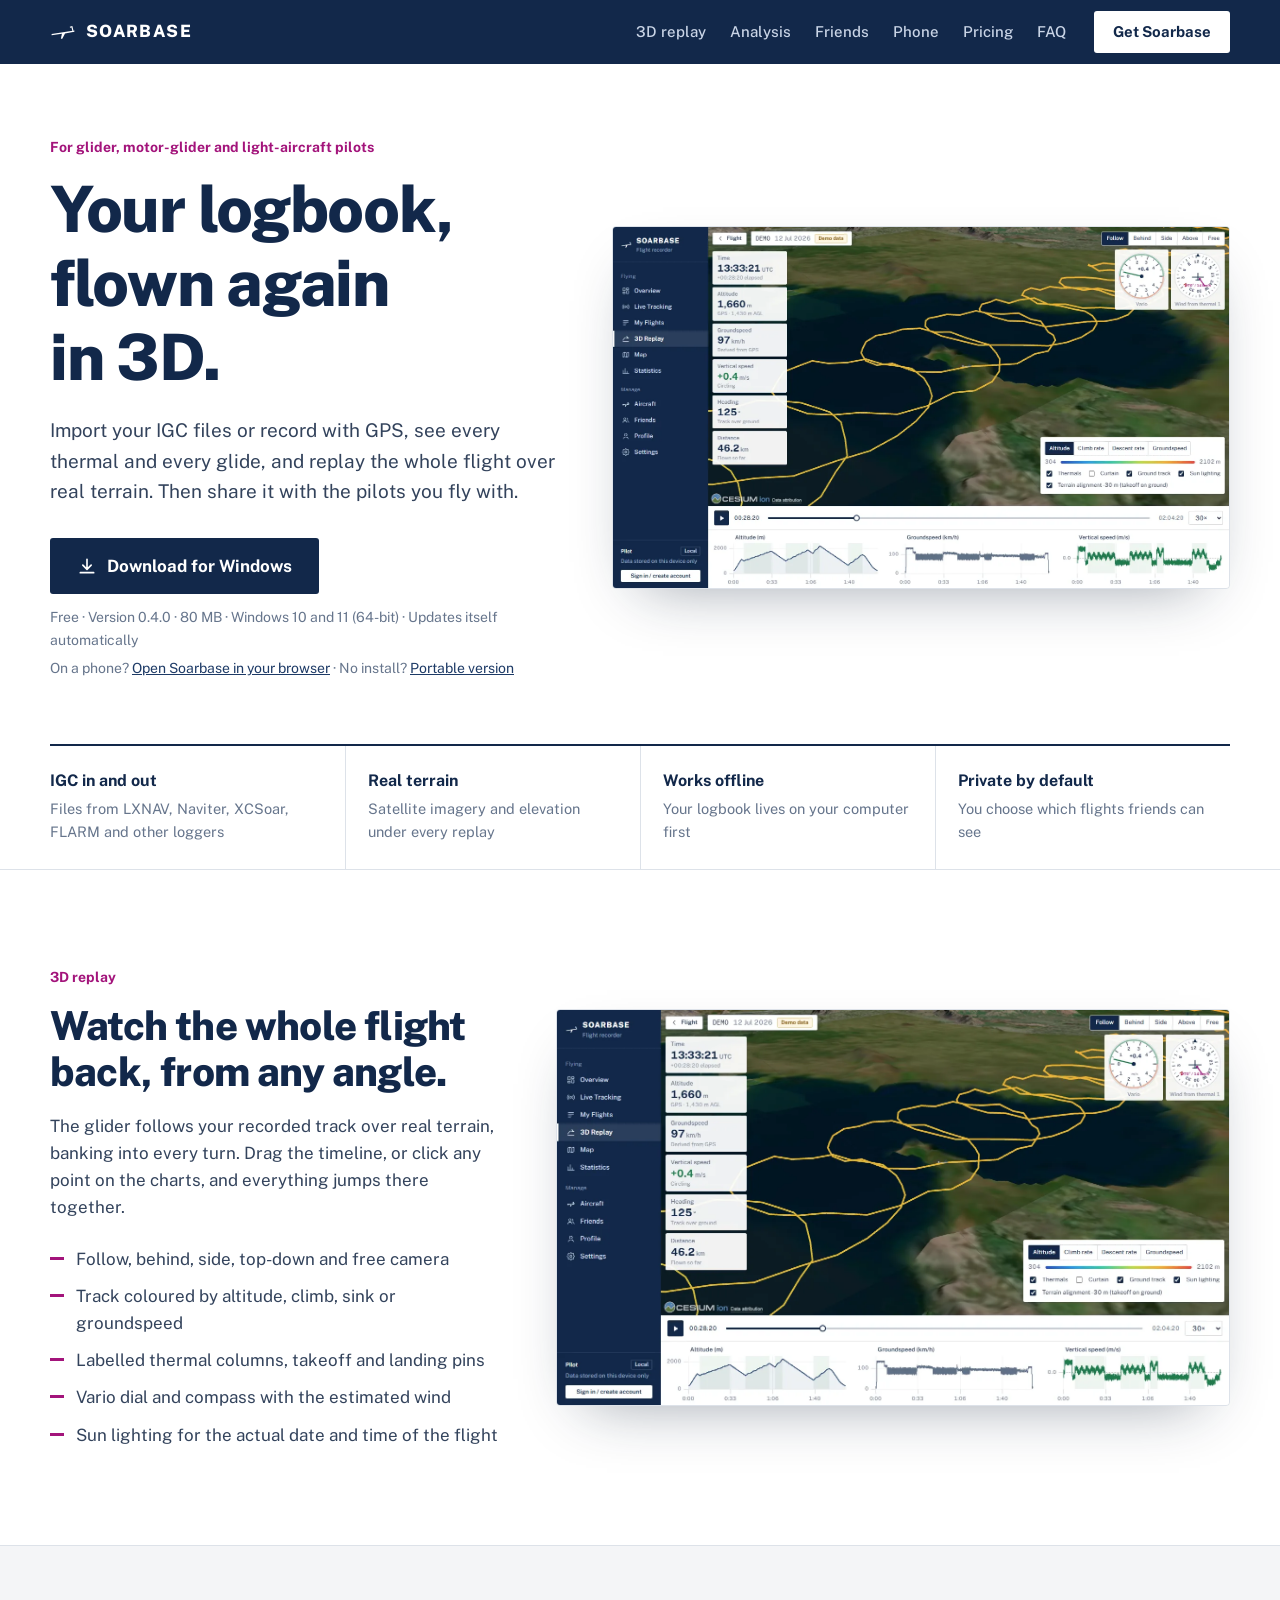
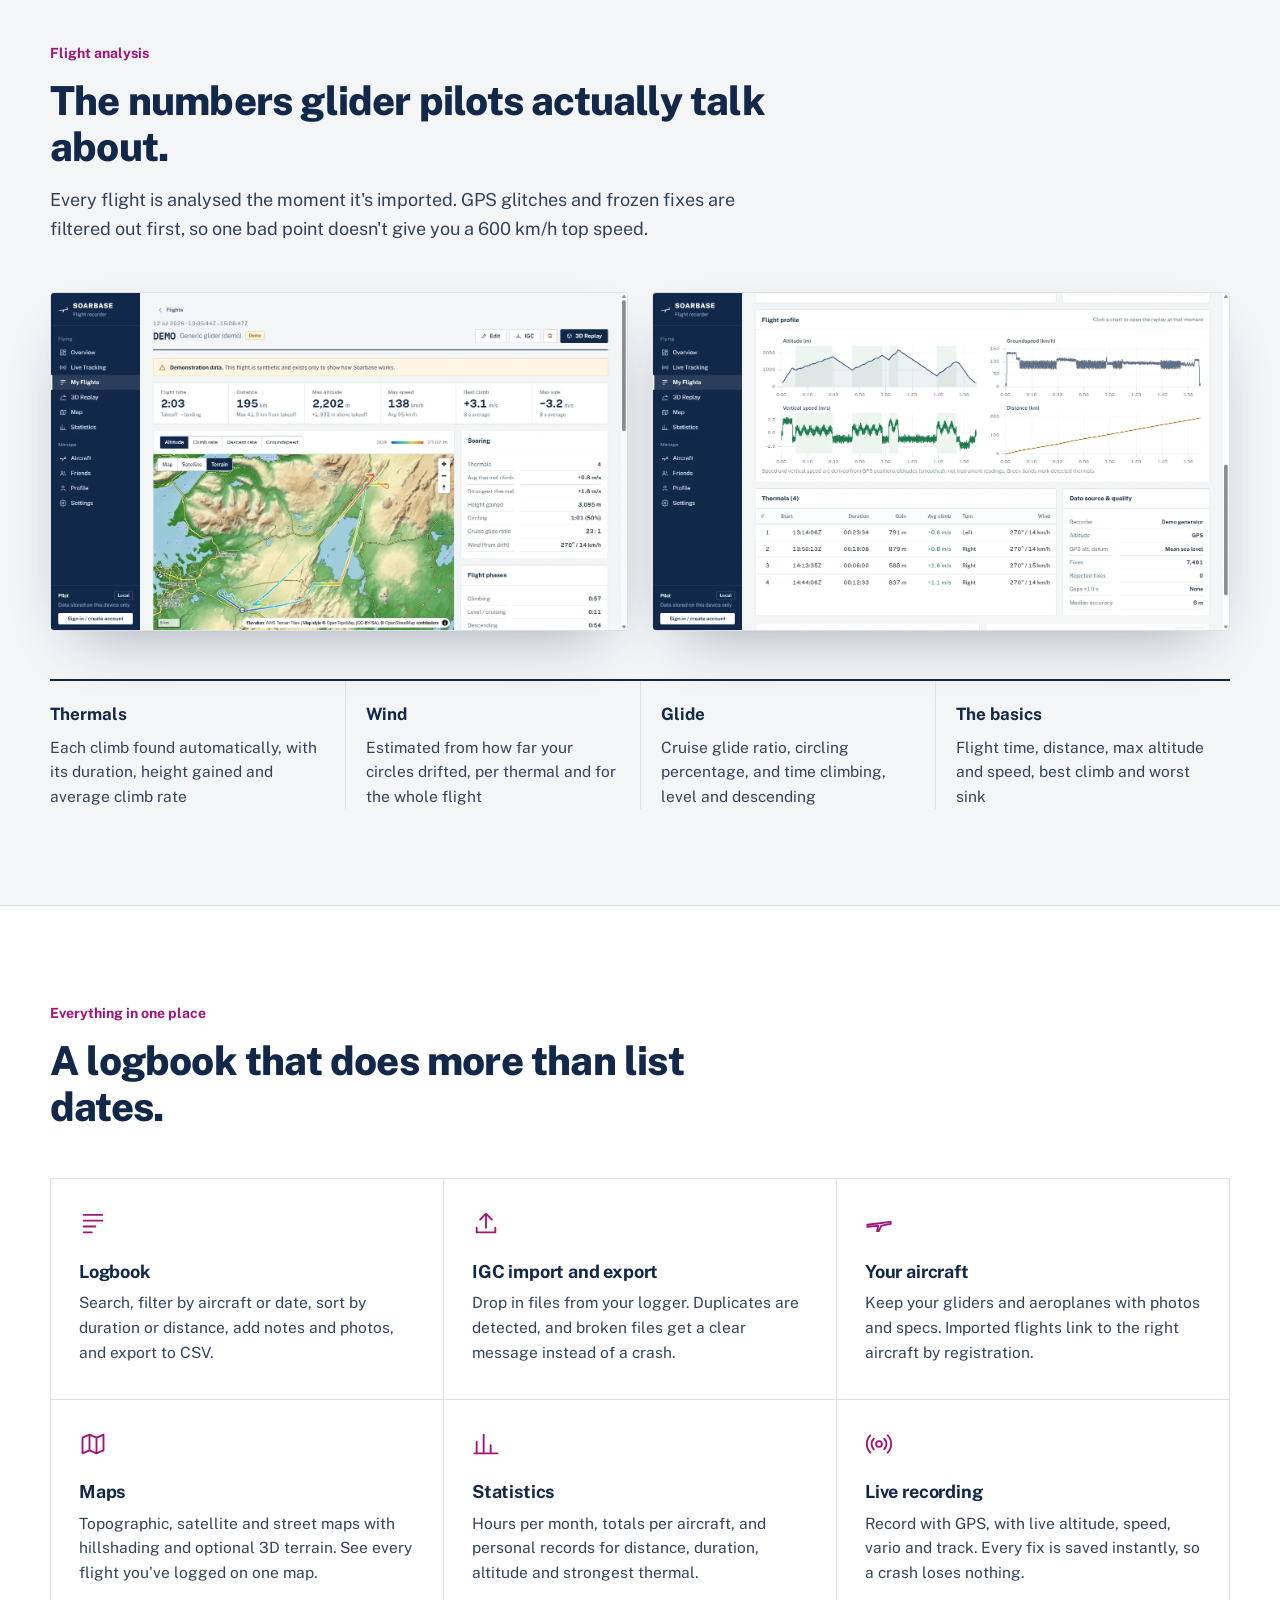
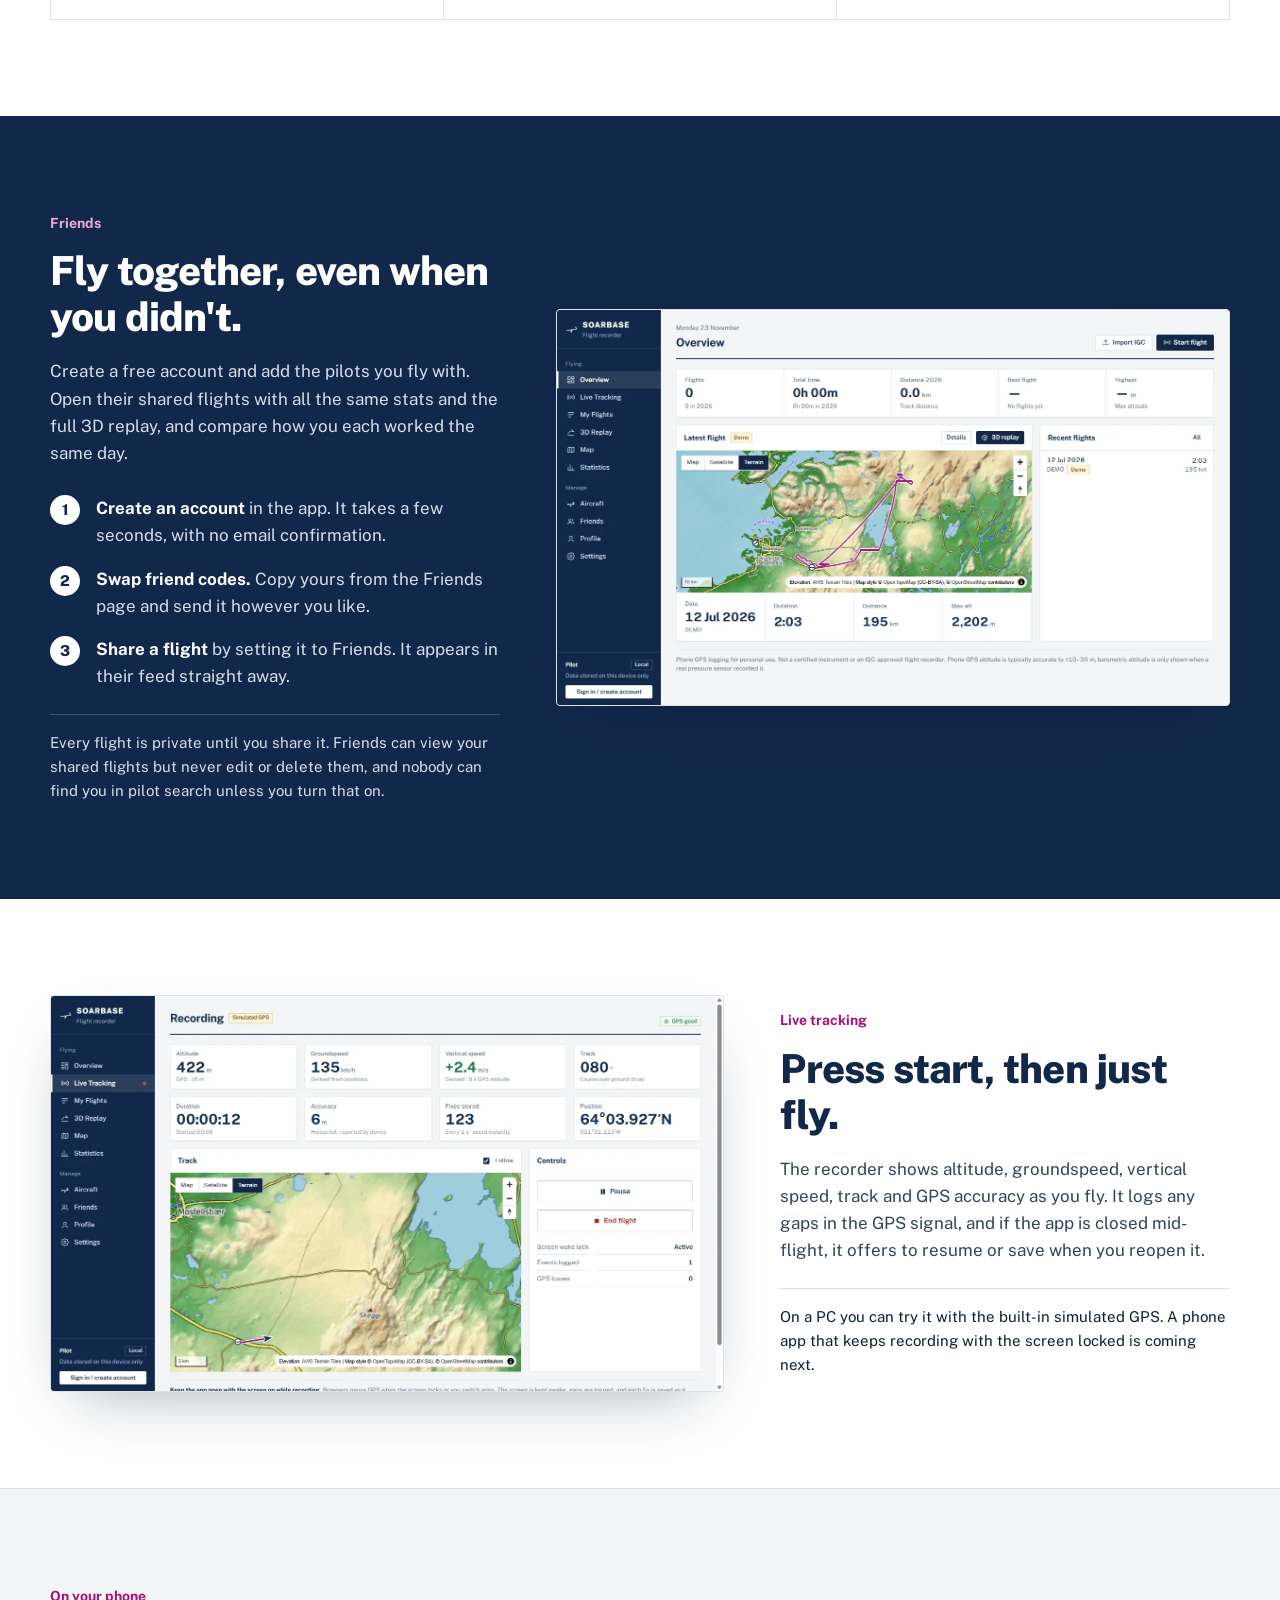
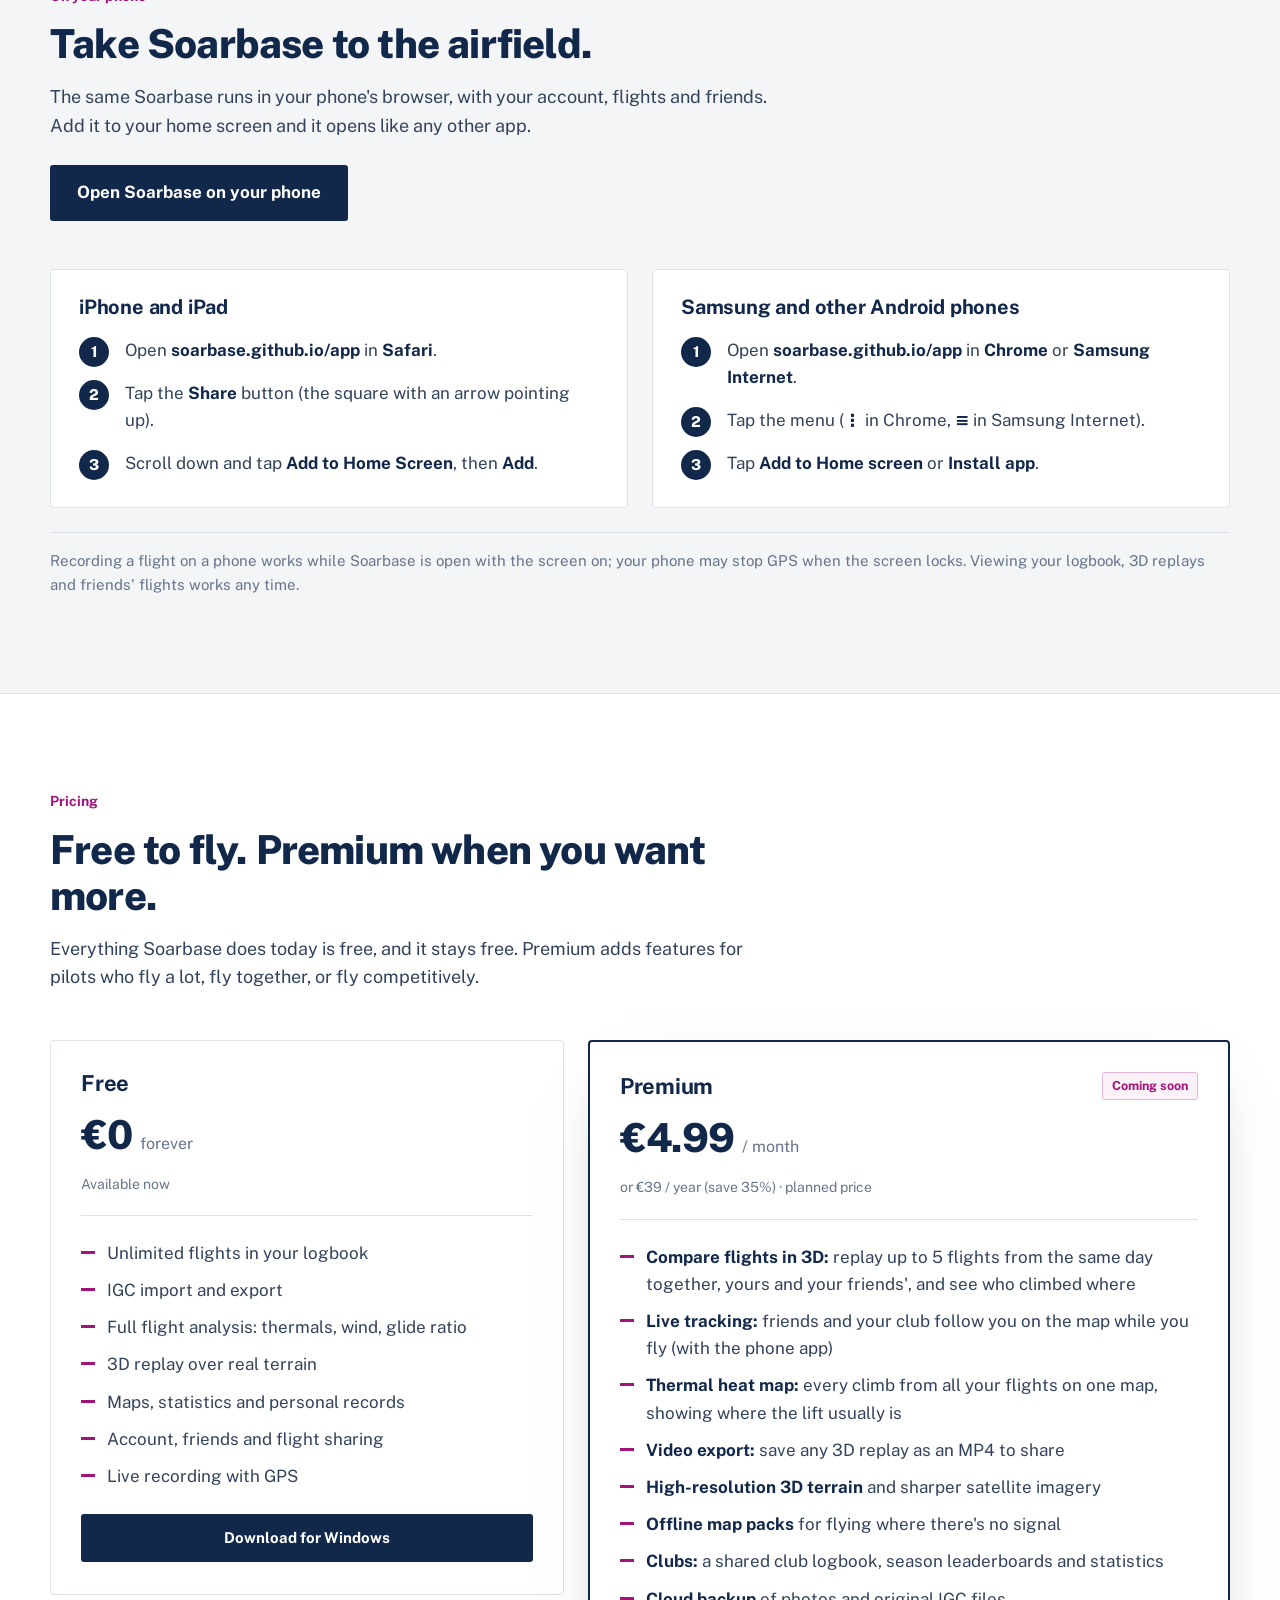
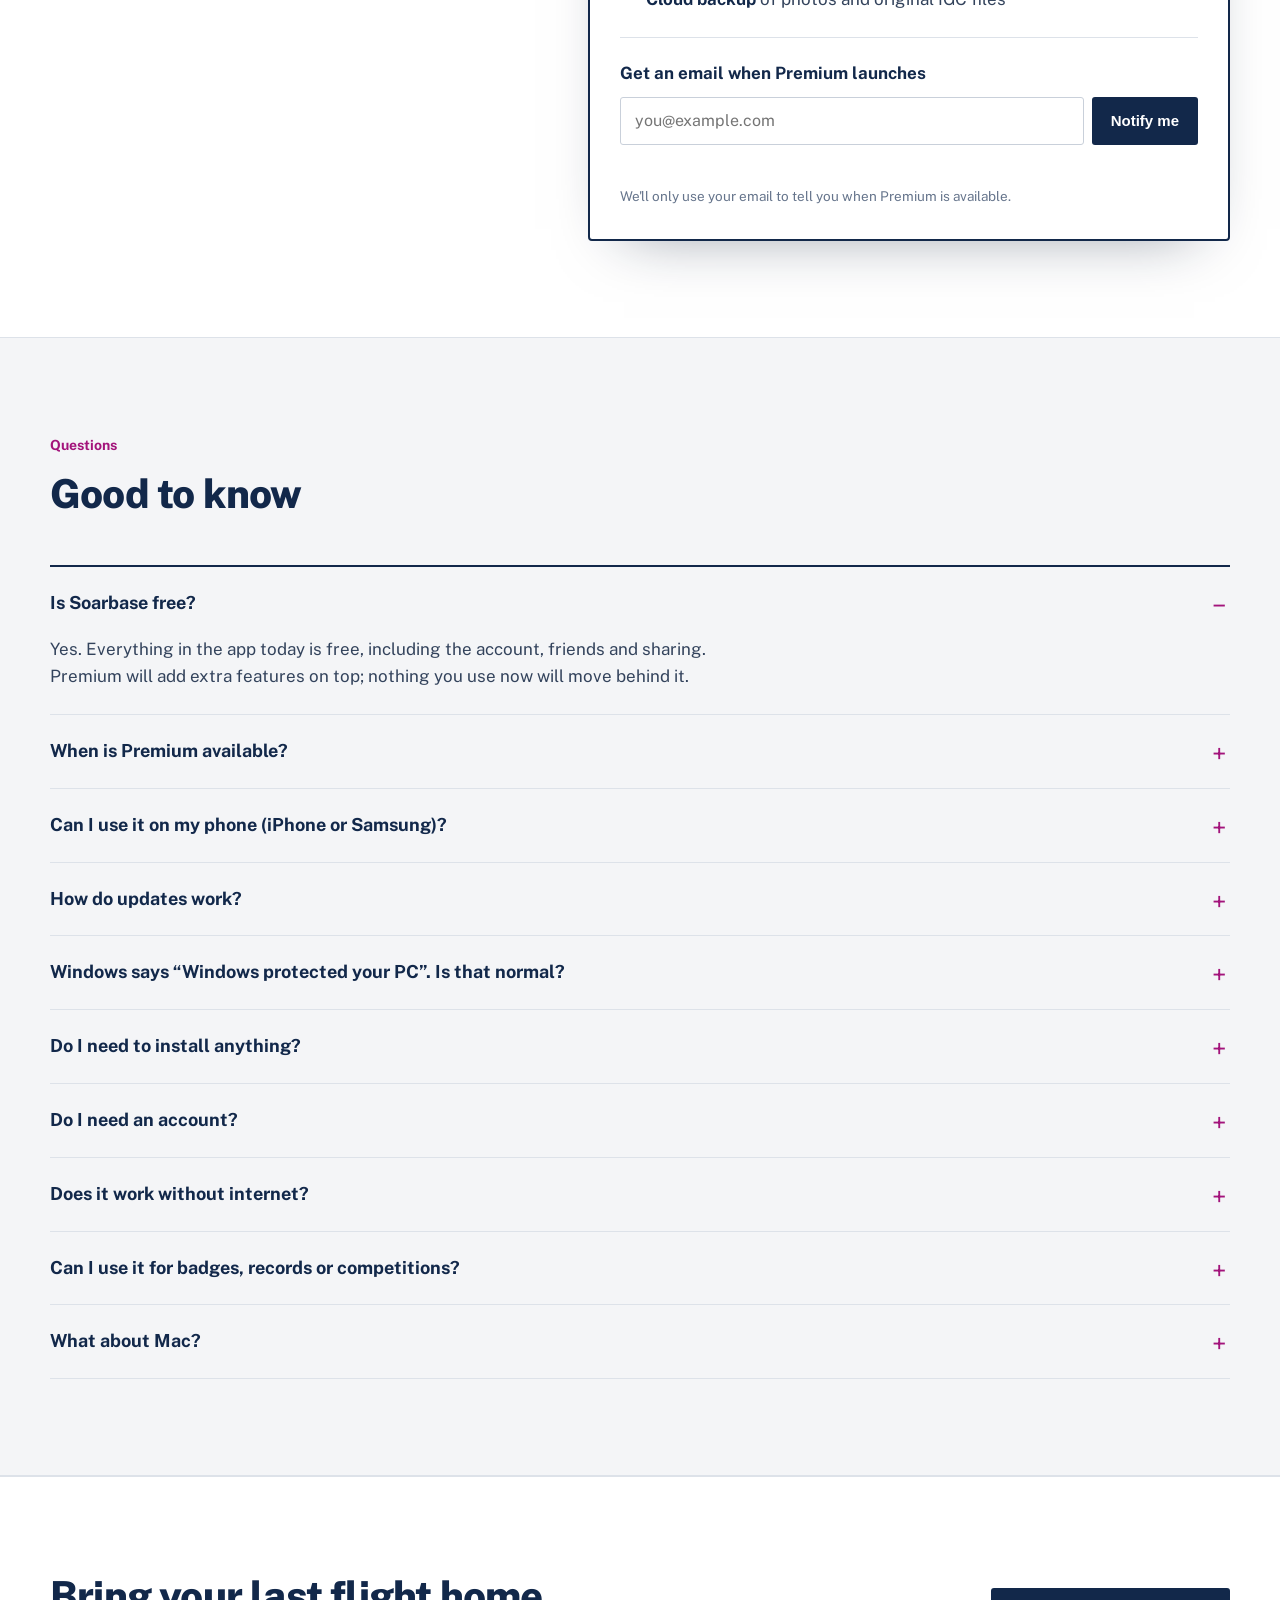
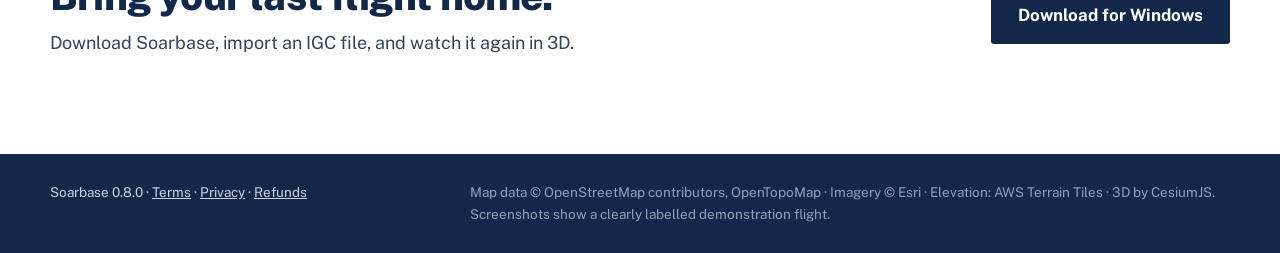
<file: index.html>
<!doctype html>
<html lang="en">
<head>
  <meta charset="utf-8" />
  <meta name="viewport" content="width=device-width, initial-scale=1, viewport-fit=cover" />
  <meta name="format-detection" content="telephone=no" />
  <meta name="apple-mobile-web-app-title" content="Soarbase" />
  <link rel="apple-touch-icon" href="img/icon-180.png" />
  <title>Soarbase — flight logbook and 3D replay for glider pilots</title>
  <meta name="description" content="Soarbase is a free Windows flight logbook for glider and light-aircraft pilots: import IGC files, analyse thermals and wind, replay flights in 3D over real terrain, and share flights with friends." />
  <meta name="theme-color" content="#12284a" />
  <link rel="icon" type="image/png" href="img/icon-64.png" />
  <link rel="preconnect" href="https://fonts.googleapis.com" />
  <link rel="preconnect" href="https://fonts.gstatic.com" crossorigin />
  <link href="https://fonts.googleapis.com/css2?family=Public+Sans:wght@400;500;600;700;800&family=IBM+Plex+Mono:wght@500&display=swap" rel="stylesheet" />
  <link rel="stylesheet" href="styles.css" />
</head>
<body>
  <header class="top">
    <div class="wrap top-row">
      <a class="brand" href="#">
        <svg viewBox="0 0 32 32" aria-hidden="true"><path d="M2 18.5 30 14v1.6l-11.5 2.1-3.4 6.6h-1.7l1.3-6.3L2 20.1z" fill="currentColor"/><path d="M24.5 10.2 27 9.6l1.2 5" stroke="currentColor" stroke-width="1.4" fill="none"/></svg>
        SOARBASE
      </a>
      <nav aria-label="Main" id="nav">
        <a href="#replay">3D replay</a>
        <a href="#analysis">Analysis</a>
        <a href="#friends">Friends</a>
        <a href="#phone">Phone</a>
        <a href="#pricing">Pricing</a>
        <a href="#faq">FAQ</a>
      </nav>
      <a class="btn btn-light dl top-dl" href="https://github.com/Soarbase/soarbase.github.io/releases/latest/download/Soarbase-Setup.exe" download>Get Soarbase</a>
      <button class="menu-btn" type="button" aria-label="Menu" aria-expanded="false" aria-controls="nav">
        <svg viewBox="0 0 24 24" aria-hidden="true"><path d="M4 7h16M4 12h16M4 17h16" stroke="currentColor" stroke-width="2" stroke-linecap="round"/></svg>
      </button>
    </div>
  </header>

  <main>
    <!-- Hero -->
    <section class="hero">
      <div class="wrap hero-grid">
        <div>
          <p class="kicker">For glider, motor-glider and light-aircraft pilots</p>
          <h1>Your logbook, flown&nbsp;again in&nbsp;3D.</h1>
          <p class="lede">
            Import your IGC files or record with GPS, see every thermal and every glide, and replay
            the whole flight over real terrain. Then share it with the pilots you fly with.
          </p>
          <div class="cta">
            <a class="btn btn-primary btn-lg dl" href="https://github.com/Soarbase/soarbase.github.io/releases/latest/download/Soarbase-Setup.exe" download>
              <svg viewBox="0 0 24 24" aria-hidden="true"><path d="M12 4v12M7 11l5 5 5-5M4 20h16" fill="none" stroke="currentColor" stroke-width="2" stroke-linecap="round" stroke-linejoin="round"/></svg>
              <span class="dl-label">Download for Windows</span>
            </a>
            <p class="cta-meta">Free · Version 0.4.0 · 80 MB · Windows 10 and 11 (64-bit) · Updates itself automatically</p>
            <p class="cta-alt">On a phone? <a href="app/">Open Soarbase in your browser</a> · No install? <a href="https://github.com/Soarbase/soarbase.github.io/releases/latest/download/Soarbase-Windows-portable.exe" download>Portable version</a></p>
            <p class="phone-note" hidden>
              You're on a phone, so the button opens Soarbase right here in your browser. Add it to your home screen and it works like an app.
              <a href="#phone">How to install it</a>
            </p>
          </div>
        </div>
        <figure class="shot shot-hero">
          <img src="img/replay.webp" width="1424" height="835" alt="Soarbase 3D replay: a glider circling in a thermal over Icelandic terrain, with altitude, vario and wind instruments and synchronised charts." />
        </figure>
      </div>
      <div class="wrap facts">
        <div><strong>IGC in and out</strong><span>Files from LXNAV, Naviter, XCSoar, FLARM and other loggers</span></div>
        <div><strong>Real terrain</strong><span>Satellite imagery and elevation under every replay</span></div>
        <div><strong>Works offline</strong><span>Your logbook lives on your computer first</span></div>
        <div><strong>Private by default</strong><span>You choose which flights friends can see</span></div>
      </div>
    </section>

    <!-- Replay -->
    <section id="replay" class="band">
      <div class="wrap split">
        <div class="copy">
          <p class="kicker">3D replay</p>
          <h2>Watch the whole flight back, from any angle.</h2>
          <p>The glider follows your recorded track over real terrain, banking into every turn. Drag the timeline, or click any point on the charts, and everything jumps there together.</p>
          <ul class="ticks">
            <li>Follow, behind, side, top-down and free camera</li>
            <li>Track coloured by altitude, climb, sink or groundspeed</li>
            <li>Labelled thermal columns, takeoff and landing pins</li>
            <li>Vario dial and compass with the estimated wind</li>
            <li>Sun lighting for the actual date and time of the flight</li>
          </ul>
        </div>
        <figure class="shot"><img src="img/replay.webp" loading="lazy" width="1424" height="835" alt="3D replay screen with camera modes, instruments, colour legend and charts." /></figure>
      </div>
    </section>

    <!-- Analysis -->
    <section id="analysis" class="band band-alt">
      <div class="wrap">
        <div class="head">
          <p class="kicker">Flight analysis</p>
          <h2>The numbers glider pilots actually talk about.</h2>
          <p>Every flight is analysed the moment it's imported. GPS glitches and frozen fixes are filtered out first, so one bad point doesn't give you a 600&nbsp;km/h top speed.</p>
        </div>
        <div class="grid-2">
          <figure class="shot"><img src="img/flight.webp" loading="lazy" width="1424" height="835" alt="Flight page with statistics, a colour-coded map of the track and the soaring summary." /></figure>
          <figure class="shot"><img src="img/analysis.webp" loading="lazy" width="1424" height="835" alt="Altitude, groundspeed, vertical speed and distance charts with thermals highlighted, and a table of thermals." /></figure>
        </div>
        <dl class="stats-list">
          <div><dt>Thermals</dt><dd>Each climb found automatically, with its duration, height gained and average climb rate</dd></div>
          <div><dt>Wind</dt><dd>Estimated from how far your circles drifted, per thermal and for the whole flight</dd></div>
          <div><dt>Glide</dt><dd>Cruise glide ratio, circling percentage, and time climbing, level and descending</dd></div>
          <div><dt>The basics</dt><dd>Flight time, distance, max altitude and speed, best climb and worst sink</dd></div>
        </dl>
      </div>
    </section>

    <!-- Features -->
    <section class="band">
      <div class="wrap">
        <div class="head">
          <p class="kicker">Everything in one place</p>
          <h2>A logbook that does more than list dates.</h2>
        </div>
        <div class="features">
          <article>
            <svg viewBox="0 0 24 24" aria-hidden="true"><path d="M4 5h16M4 10h16M4 15h10M4 20h7"/></svg>
            <h3>Logbook</h3>
            <p>Search, filter by aircraft or date, sort by duration or distance, add notes and photos, and export to CSV.</p>
          </article>
          <article>
            <svg viewBox="0 0 24 24" aria-hidden="true"><path d="M12 16V4M7 9l5-5 5 5M4 16v4h16v-4"/></svg>
            <h3>IGC import and export</h3>
            <p>Drop in files from your logger. Duplicates are detected, and broken files get a clear message instead of a crash.</p>
          </article>
          <article>
            <svg viewBox="0 0 24 24" aria-hidden="true"><path d="M2 13.5 22 11v1.8l-8 1.4-2.2 4.8h-1.4l.9-4.6L2 15.3z"/></svg>
            <h3>Your aircraft</h3>
            <p>Keep your gliders and aeroplanes with photos and specs. Imported flights link to the right aircraft by registration.</p>
          </article>
          <article>
            <svg viewBox="0 0 24 24" aria-hidden="true"><path d="m9 4-6 2.5v13.5l6-2.5 6 2.5 6-2.5V4l-6 2.5zM9 4v13.5M15 6.5V20"/></svg>
            <h3>Maps</h3>
            <p>Topographic, satellite and street maps with hillshading and optional 3D terrain. See every flight you've logged on one map.</p>
          </article>
          <article>
            <svg viewBox="0 0 24 24" aria-hidden="true"><path d="M4 20V10M10 20V4M16 20v-7M22 20H2"/></svg>
            <h3>Statistics</h3>
            <p>Hours per month, totals per aircraft, and personal records for distance, duration, altitude and strongest thermal.</p>
          </article>
          <article>
            <svg viewBox="0 0 24 24" aria-hidden="true"><circle cx="12" cy="12" r="2.5"/><path d="M7.5 7.5a6.4 6.4 0 0 0 0 9M16.5 7.5a6.4 6.4 0 0 1 0 9M4.6 4.6a10.5 10.5 0 0 0 0 14.8M19.4 4.6a10.5 10.5 0 0 1 0 14.8"/></svg>
            <h3>Live recording</h3>
            <p>Record with GPS, with live altitude, speed, vario and track. Every fix is saved instantly, so a crash loses nothing.</p>
          </article>
        </div>
      </div>
    </section>

    <!-- Friends -->
    <section id="friends" class="band band-navy">
      <div class="wrap split">
        <div class="copy">
          <p class="kicker">Friends</p>
          <h2>Fly together, even when you didn't.</h2>
          <p>Create a free account and add the pilots you fly with. Open their shared flights with all the same stats and the full 3D replay, and compare how you each worked the same day.</p>
          <ol class="steps">
            <li><strong>Create an account</strong> in the app. It takes a few seconds, with no email confirmation.</li>
            <li><strong>Swap friend codes.</strong> Copy yours from the Friends page and send it however you like.</li>
            <li><strong>Share a flight</strong> by setting it to Friends. It appears in their feed straight away.</li>
          </ol>
          <p class="note">Every flight is private until you share it. Friends can view your shared flights but never edit or delete them, and nobody can find you in pilot search unless you turn that on.</p>
        </div>
        <figure class="shot"><img src="img/overview.webp" loading="lazy" width="1424" height="835" alt="Soarbase overview with totals, the latest flight on a map and recent flights." /></figure>
      </div>
    </section>

    <!-- Live -->
    <section class="band">
      <div class="wrap split split-rev">
        <figure class="shot"><img src="img/live.webp" loading="lazy" width="1424" height="835" alt="Live tracking screen with altitude, groundspeed, vertical speed and track instruments and the recorded path on a map." /></figure>
        <div class="copy">
          <p class="kicker">Live tracking</p>
          <h2>Press start, then just fly.</h2>
          <p>The recorder shows altitude, groundspeed, vertical speed, track and GPS accuracy as you fly. It logs any gaps in the GPS signal, and if the app is closed mid-flight, it offers to resume or save when you reopen it.</p>
          <p class="note">On a PC you can try it with the built-in simulated GPS. A phone app that keeps recording with the screen locked is coming next.</p>
        </div>
      </div>
    </section>

    <!-- Phone -->
    <section id="phone" class="band band-alt">
      <div class="wrap">
        <div class="head">
          <p class="kicker">On your phone</p>
          <h2>Take Soarbase to the airfield.</h2>
          <p>The same Soarbase runs in your phone's browser, with your account, flights and friends. Add it to your home screen and it opens like any other app.</p>
          <a class="btn btn-primary btn-lg phone-open" href="app/">Open Soarbase on your phone</a>
        </div>
        <div class="phone-steps">
          <article>
            <h3>iPhone and iPad</h3>
            <ol class="steps">
              <li>Open <strong>soarbase.github.io/app</strong> in <strong>Safari</strong>.</li>
              <li>Tap the <strong>Share</strong> button (the square with an arrow pointing up).</li>
              <li>Scroll down and tap <strong>Add to Home Screen</strong>, then <strong>Add</strong>.</li>
            </ol>
          </article>
          <article>
            <h3>Samsung and other Android phones</h3>
            <ol class="steps">
              <li>Open <strong>soarbase.github.io/app</strong> in <strong>Chrome</strong> or <strong>Samsung Internet</strong>.</li>
              <li>Tap the menu (<strong>⋮</strong> in Chrome, <strong>≡</strong> in Samsung Internet).</li>
              <li>Tap <strong>Add to Home screen</strong> or <strong>Install app</strong>.</li>
            </ol>
          </article>
        </div>
        <p class="note">Recording a flight on a phone works while Soarbase is open with the screen on; your phone may stop GPS when the screen locks. Viewing your logbook, 3D replays and friends' flights works any time.</p>
      </div>
    </section>

    <!-- Pricing -->
    <section id="pricing" class="band">
      <div class="wrap">
        <div class="head">
          <p class="kicker">Pricing</p>
          <h2>Free to fly. Premium when you want more.</h2>
          <p>Everything Soarbase does today is free, and it stays free. Premium adds features for pilots who fly a lot, fly together, or fly competitively.</p>
        </div>
        <div class="plans">
          <article class="plan">
            <div class="plan-top">
              <h3>Free</h3>
              <p class="price"><span>€0</span> forever</p>
              <p class="plan-sub">Available now</p>
            </div>
            <ul class="ticks">
              <li>Unlimited flights in your logbook</li>
              <li>IGC import and export</li>
              <li>Full flight analysis: thermals, wind, glide ratio</li>
              <li>3D replay over real terrain</li>
              <li>Maps, statistics and personal records</li>
              <li>Account, friends and flight sharing</li>
              <li>Live recording with GPS</li>
            </ul>
            <a class="btn btn-primary btn-block dl" href="https://github.com/Soarbase/soarbase.github.io/releases/latest/download/Soarbase-Setup.exe" download><span class="dl-label">Download for Windows</span></a>
          </article>

          <article class="plan plan-premium">
            <div class="plan-top">
              <div class="row-between"><h3>Premium</h3><span class="badge">Coming soon</span></div>
              <p class="price"><span>€4.99</span> / month</p>
              <p class="plan-sub">or €39 / year (save 35%) · planned price</p>
            </div>
            <ul class="ticks">
              <li><strong>Compare flights in 3D:</strong> replay up to 5 flights from the same day together, yours and your friends', and see who climbed where</li>
              <li><strong>Live tracking:</strong> friends and your club follow you on the map while you fly (with the phone app)</li>
              <li><strong>Thermal heat map:</strong> every climb from all your flights on one map, showing where the lift usually is</li>
              <li><strong>Video export:</strong> save any 3D replay as an MP4 to share</li>
              <li><strong>High-resolution 3D terrain</strong> and sharper satellite imagery</li>
              <li><strong>Offline map packs</strong> for flying where there's no signal</li>
              <li><strong>Clubs:</strong> a shared club logbook, season leaderboards and statistics</li>
              <li><strong>Cloud backup</strong> of photos and original IGC files</li>
            </ul>
            <form class="waitlist" novalidate>
              <label for="wl-email">Get an email when Premium launches</label>
              <div class="waitlist-row">
                <input id="wl-email" type="email" name="email" placeholder="you@example.com" autocomplete="email" inputmode="email" required maxlength="254" />
                <button class="btn btn-primary" type="submit">Notify me</button>
              </div>
              <p class="waitlist-msg" role="status" aria-live="polite"></p>
              <p class="fine">We'll only use your email to tell you when Premium is available.</p>
            </form>
          </article>
        </div>
      </div>
    </section>

    <!-- FAQ -->
    <section id="faq" class="band band-alt">
      <div class="wrap narrow">
        <div class="head">
          <p class="kicker">Questions</p>
          <h2>Good to know</h2>
        </div>
        <details open>
          <summary>Is Soarbase free?</summary>
          <p>Yes. Everything in the app today is free, including the account, friends and sharing. Premium will add extra features on top; nothing you use now will move behind it.</p>
        </details>
        <details>
          <summary>When is Premium available?</summary>
          <p>Premium isn't available yet, and nobody can be charged for it. Leave your email under Pricing and we'll let you know when it launches.</p>
        </details>
        <details>
          <summary>Can I use it on my phone (iPhone or Samsung)?</summary>
          <p>Yes. Open <a href="app/">soarbase.github.io/app</a> in Safari or Chrome and add it to your home screen (steps under <a href="#phone">On your phone</a>). It's the same Soarbase with the same account and friends. Recording a flight needs the screen on; an App Store and Play Store version that records with the screen locked is planned.</p>
        </details>
        <details>
          <summary>How do updates work?</summary>
          <p>The Windows app checks for new versions by itself and installs them when you restart it. If you use the portable version, it tells you when a new version is ready to download. The phone version is always up to date.</p>
        </details>
        <details>
          <summary>Windows says “Windows protected your PC”. Is that normal?</summary>
          <p>Yes. Soarbase isn't code-signed yet, so Windows SmartScreen warns about it the first time. Click <strong>More info</strong>, then <strong>Run anyway</strong>.</p>
        </details>
        <details>
          <summary>Do I need to install anything?</summary>
          <p>No. It's a single file: double-click it and it runs. Keep it wherever you like, such as your Desktop or a USB stick.</p>
        </details>
        <details>
          <summary>Do I need an account?</summary>
          <p>No. Choose “Continue on this device only” and everything stays on your computer. You only need an account for friends and sharing, and your existing flights upload when you sign in.</p>
        </details>
        <details>
          <summary>Does it work without internet?</summary>
          <p>Your logbook, statistics and analysis work offline. Maps, satellite imagery and terrain for the 3D replay are downloaded while you view them, and syncing with friends needs a connection.</p>
        </details>
        <details>
          <summary>Can I use it for badges, records or competitions?</summary>
          <p>No. Soarbase is a personal logbook and analysis tool, not a certified instrument or IGC-approved flight recorder. It can read your approved logger's IGC files, but files it records itself are marked as unapproved.</p>
        </details>
        <details>
          <summary>What about Mac?</summary>
          <p>Soarbase currently runs on Windows only.</p>
        </details>
      </div>
    </section>

    <!-- Final CTA -->
    <section class="band end">
      <div class="wrap end-row">
        <div>
          <h2>Bring your last flight home.</h2>
          <p>Download Soarbase, import an IGC file, and watch it again in 3D.</p>
        </div>
        <a class="btn btn-primary btn-lg dl" href="https://github.com/Soarbase/soarbase.github.io/releases/latest/download/Soarbase-Setup.exe" download><span class="dl-label">Download for Windows</span></a>
      </div>
    </section>
  </main>

  <footer class="foot">
    <div class="wrap foot-row">
      <span>Soarbase 0.8.0 · <a href="terms.html" style="color:inherit">Terms</a> · <a href="privacy.html" style="color:inherit">Privacy</a> · <a href="refunds.html" style="color:inherit">Refunds</a></span>
      <span class="muted">Map data © OpenStreetMap contributors, OpenTopoMap · Imagery © Esri · Elevation: AWS Terrain Tiles · 3D by CesiumJS. Screenshots show a clearly labelled demonstration flight.</span>
    </div>
  </footer>
  <script src="site.js" defer></script>
</body>
</html>
</file>
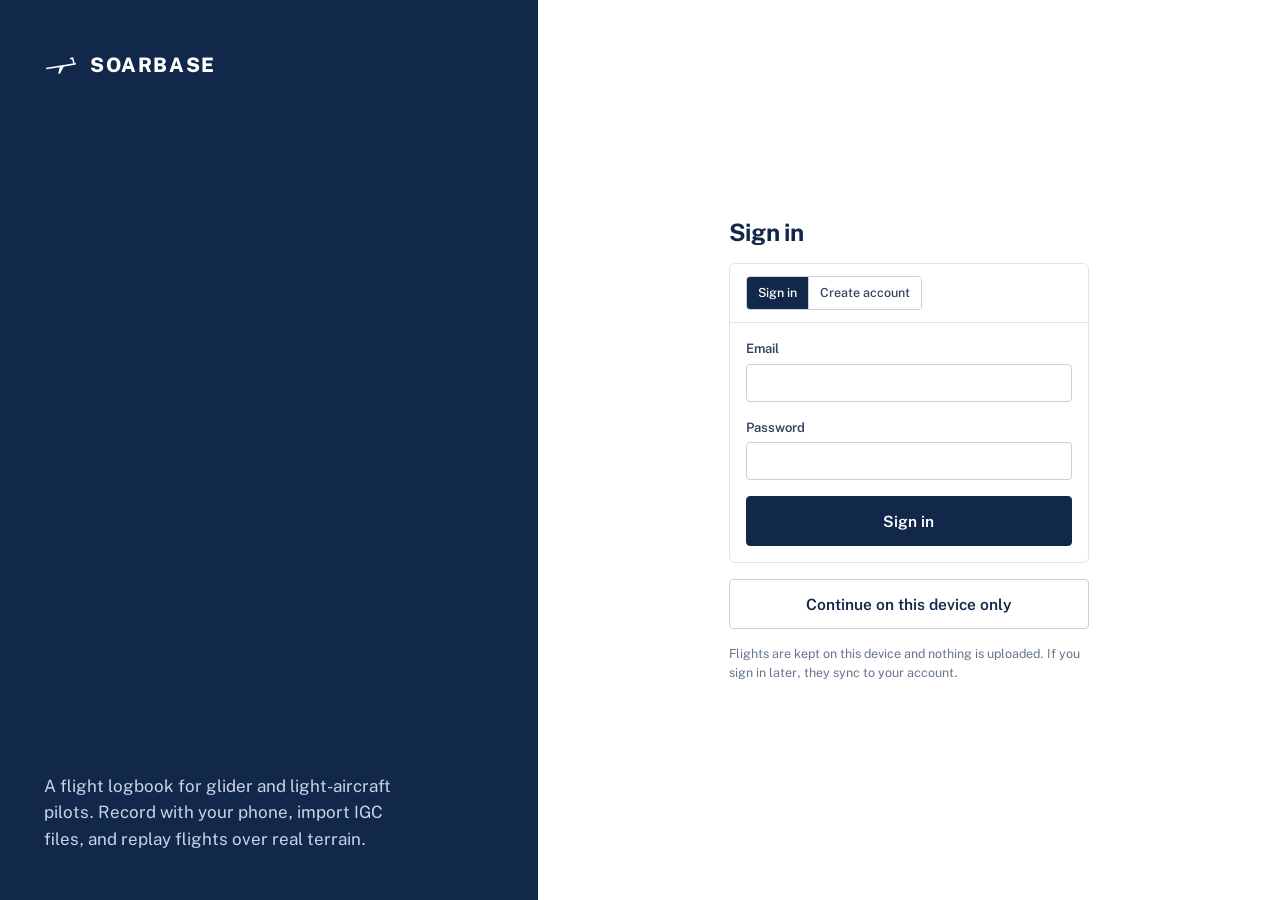
<file: app/index.html>
<!doctype html>
<html lang="en">
  <head>
    <meta charset="UTF-8" />
    <!-- The page itself never zooms (app-like). Maps and the 3D replay handle their own pinch-zoom. -->
    <meta name="viewport" content="width=device-width, initial-scale=1, maximum-scale=1, user-scalable=no, viewport-fit=cover, interactive-widget=resizes-content" />
    <meta name="theme-color" content="#12284a" />
    <link rel="icon" type="image/svg+xml" href="./favicon.svg" />
    <link rel="manifest" href="./manifest.webmanifest" />
    <link rel="apple-touch-icon" href="./icon-180.png" />
    <meta name="apple-mobile-web-app-capable" content="yes" />
    <meta name="mobile-web-app-capable" content="yes" />
    <meta name="apple-mobile-web-app-status-bar-style" content="black-translucent" />
    <meta name="color-scheme" content="light dark" />
    <meta name="format-detection" content="telephone=no" />
    <meta name="apple-mobile-web-app-title" content="Soarbase" />
    <link rel="preconnect" href="https://fonts.googleapis.com" />
    <link rel="preconnect" href="https://fonts.gstatic.com" crossorigin />
    <!-- Fonts load without blocking the first paint (system font shows until they arrive). -->
    <link rel="preload" as="style" href="https://fonts.googleapis.com/css2?family=Public+Sans:wght@400;500;600;700;800&family=IBM+Plex+Mono:wght@400;500;600&display=swap" />
    <link href="https://fonts.googleapis.com/css2?family=Public+Sans:wght@400;500;600;700;800&family=IBM+Plex+Mono:wght@400;500;600&display=swap" rel="stylesheet" media="print" onload="this.media='all'" />
    <noscript><link href="https://fonts.googleapis.com/css2?family=Public+Sans:wght@400;500;600;700;800&family=IBM+Plex+Mono:wght@400;500;600&display=swap" rel="stylesheet" /></noscript>
    <title>Soarbase</title>
    <script type="module" crossorigin src="./assets/index-DsZUoOZL.js"></script>
    <link rel="modulepreload" crossorigin href="./assets/react-N1UVPsR1.js">
    <link rel="modulepreload" crossorigin href="./assets/supabase-0rlFKgat.js">
    <link rel="stylesheet" crossorigin href="./assets/index-BNEUw-pe.css">
  </head>
  <body>
    <div id="root"></div>
  </body>
</html>
</file>
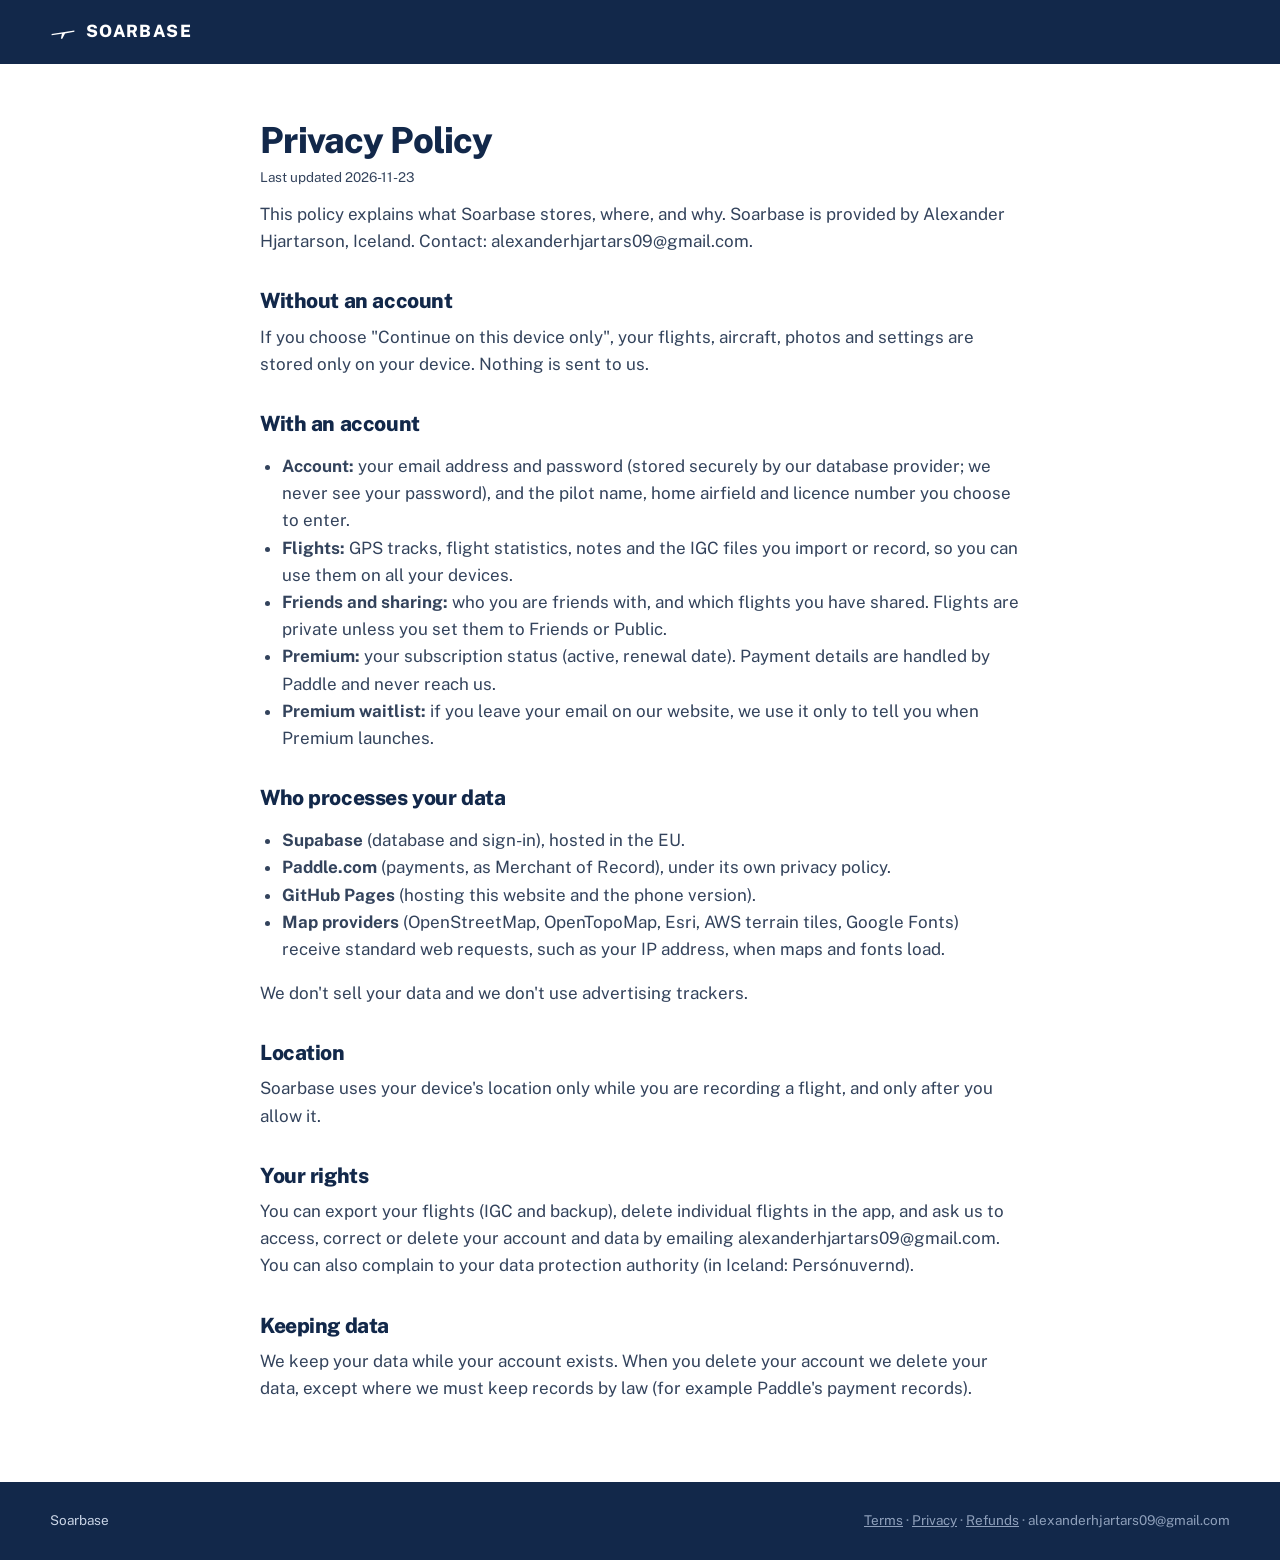
<file: privacy.html>
<!doctype html>
<html lang="en">
<head>
  <meta charset="utf-8" />
  <meta name="viewport" content="width=device-width, initial-scale=1, viewport-fit=cover" />
  <title>Privacy Policy — Soarbase</title>
  <meta name="theme-color" content="#12284a" />
  <link rel="icon" type="image/png" href="img/icon-64.png" />
  <link href="https://fonts.googleapis.com/css2?family=Public+Sans:wght@400;500;600;700;800&display=swap" rel="stylesheet" />
  <link rel="stylesheet" href="styles.css" />
  <style>
    .legal { width: min(760px, 100% - 40px); margin: 0 auto; padding: 56px 0 80px; }
    .legal h1 { font-size: 36px; margin-bottom: 6px; }
    .legal h2 { font-size: 21px; margin: 34px 0 10px; }
    .legal p, .legal li { color: var(--ink-2); }
    .legal p + p { margin-top: 12px; }
    .legal ul { padding-left: 22px; }
  </style>
</head>
<body>
  <header class="top"><div class="wrap top-row"><a class="brand" href="./"><svg viewBox="0 0 32 32" aria-hidden="true"><path d="M2 18.5 30 14v1.6l-11.5 2.1-3.4 6.6h-1.7l1.3-6.3L2 20.1z" fill="currentColor"/></svg>SOARBASE</a></div></header>
  <main class="legal">
    <h1>Privacy Policy</h1>
    <p class="fine">Last updated 2026-11-23</p>
    
<p>This policy explains what Soarbase stores, where, and why. Soarbase is provided by Alexander Hjartarson, Iceland. Contact: alexanderhjartars09@gmail.com.</p>
<h2>Without an account</h2>
<p>If you choose "Continue on this device only", your flights, aircraft, photos and settings are stored only on your device. Nothing is sent to us.</p>
<h2>With an account</h2>
<ul>
  <li><strong>Account:</strong> your email address and password (stored securely by our database provider; we never see your password), and the pilot name, home airfield and licence number you choose to enter.</li>
  <li><strong>Flights:</strong> GPS tracks, flight statistics, notes and the IGC files you import or record, so you can use them on all your devices.</li>
  <li><strong>Friends and sharing:</strong> who you are friends with, and which flights you have shared. Flights are private unless you set them to Friends or Public.</li>
  <li><strong>Premium:</strong> your subscription status (active, renewal date). Payment details are handled by Paddle and never reach us.</li>
  <li><strong>Premium waitlist:</strong> if you leave your email on our website, we use it only to tell you when Premium launches.</li>
</ul>
<h2>Who processes your data</h2>
<ul>
  <li><strong>Supabase</strong> (database and sign-in), hosted in the EU.</li>
  <li><strong>Paddle.com</strong> (payments, as Merchant of Record), under its own privacy policy.</li>
  <li><strong>GitHub Pages</strong> (hosting this website and the phone version).</li>
  <li><strong>Map providers</strong> (OpenStreetMap, OpenTopoMap, Esri, AWS terrain tiles, Google Fonts) receive standard web requests, such as your IP address, when maps and fonts load.</li>
</ul>
<p>We don't sell your data and we don't use advertising trackers.</p>
<h2>Location</h2>
<p>Soarbase uses your device's location only while you are recording a flight, and only after you allow it.</p>
<h2>Your rights</h2>
<p>You can export your flights (IGC and backup), delete individual flights in the app, and ask us to access, correct or delete your account and data by emailing alexanderhjartars09@gmail.com. You can also complain to your data protection authority (in Iceland: Persónuvernd).</p>
<h2>Keeping data</h2>
<p>We keep your data while your account exists. When you delete your account we delete your data, except where we must keep records by law (for example Paddle's payment records).</p>

  </main>
  <footer class="foot"><div class="wrap foot-row"><span>Soarbase</span><span class="muted"><a href="terms.html" style="color:inherit">Terms</a> · <a href="privacy.html" style="color:inherit">Privacy</a> · <a href="refunds.html" style="color:inherit">Refunds</a> · alexanderhjartars09@gmail.com</span></div></footer>
</body>
</html>
</file>
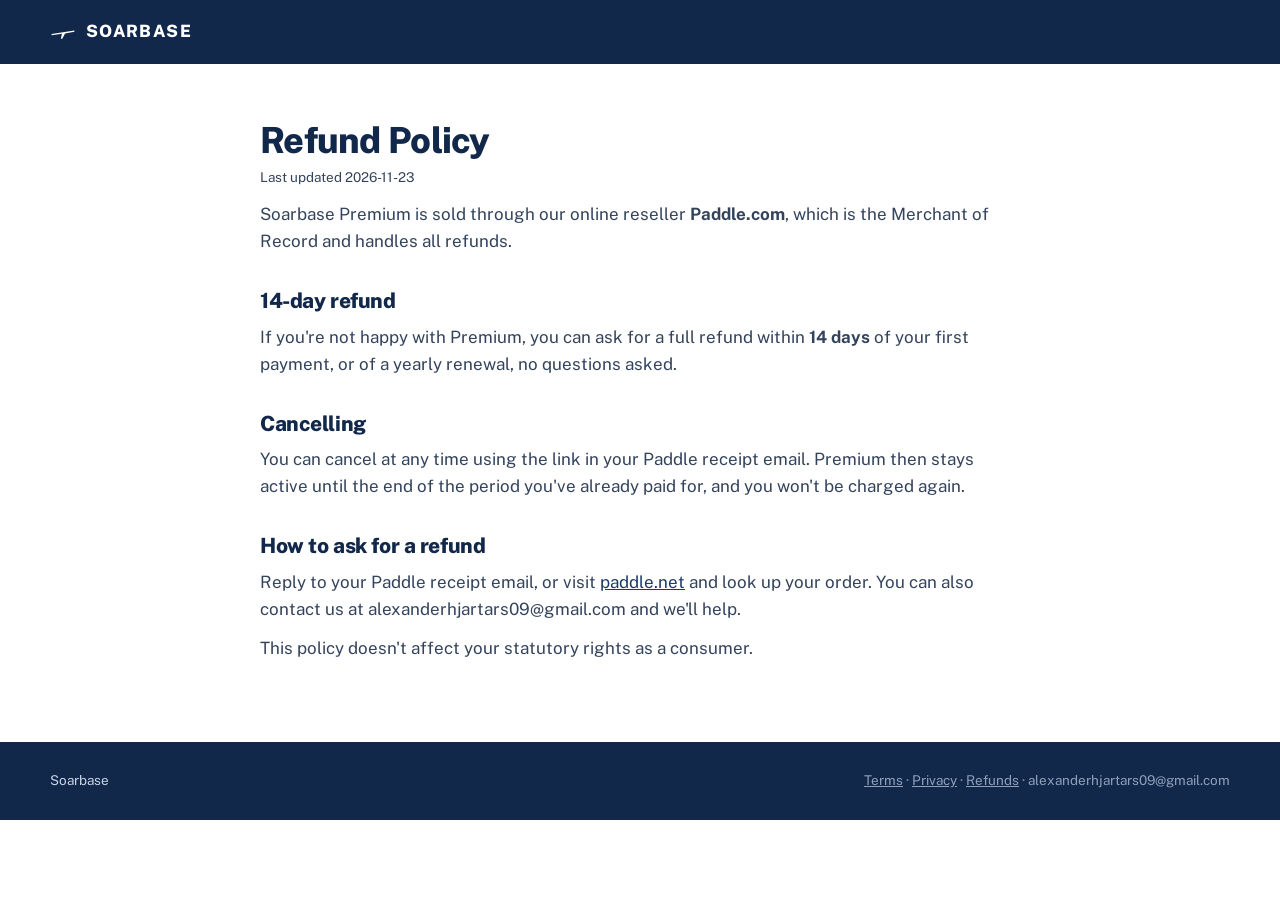
<file: refunds.html>
<!doctype html>
<html lang="en">
<head>
  <meta charset="utf-8" />
  <meta name="viewport" content="width=device-width, initial-scale=1, viewport-fit=cover" />
  <title>Refund Policy — Soarbase</title>
  <meta name="theme-color" content="#12284a" />
  <link rel="icon" type="image/png" href="img/icon-64.png" />
  <link href="https://fonts.googleapis.com/css2?family=Public+Sans:wght@400;500;600;700;800&display=swap" rel="stylesheet" />
  <link rel="stylesheet" href="styles.css" />
  <style>
    .legal { width: min(760px, 100% - 40px); margin: 0 auto; padding: 56px 0 80px; }
    .legal h1 { font-size: 36px; margin-bottom: 6px; }
    .legal h2 { font-size: 21px; margin: 34px 0 10px; }
    .legal p, .legal li { color: var(--ink-2); }
    .legal p + p { margin-top: 12px; }
    .legal ul { padding-left: 22px; }
  </style>
</head>
<body>
  <header class="top"><div class="wrap top-row"><a class="brand" href="./"><svg viewBox="0 0 32 32" aria-hidden="true"><path d="M2 18.5 30 14v1.6l-11.5 2.1-3.4 6.6h-1.7l1.3-6.3L2 20.1z" fill="currentColor"/></svg>SOARBASE</a></div></header>
  <main class="legal">
    <h1>Refund Policy</h1>
    <p class="fine">Last updated 2026-11-23</p>
    
<p>Soarbase Premium is sold through our online reseller <strong>Paddle.com</strong>, which is the Merchant of Record and handles all refunds.</p>
<h2>14-day refund</h2>
<p>If you're not happy with Premium, you can ask for a full refund within <strong>14 days</strong> of your first payment, or of a yearly renewal, no questions asked.</p>
<h2>Cancelling</h2>
<p>You can cancel at any time using the link in your Paddle receipt email. Premium then stays active until the end of the period you've already paid for, and you won't be charged again.</p>
<h2>How to ask for a refund</h2>
<p>Reply to your Paddle receipt email, or visit <a href="https://paddle.net">paddle.net</a> and look up your order. You can also contact us at alexanderhjartars09@gmail.com and we'll help.</p>
<p>This policy doesn't affect your statutory rights as a consumer.</p>

  </main>
  <footer class="foot"><div class="wrap foot-row"><span>Soarbase</span><span class="muted"><a href="terms.html" style="color:inherit">Terms</a> · <a href="privacy.html" style="color:inherit">Privacy</a> · <a href="refunds.html" style="color:inherit">Refunds</a> · alexanderhjartars09@gmail.com</span></div></footer>
</body>
</html>
</file>
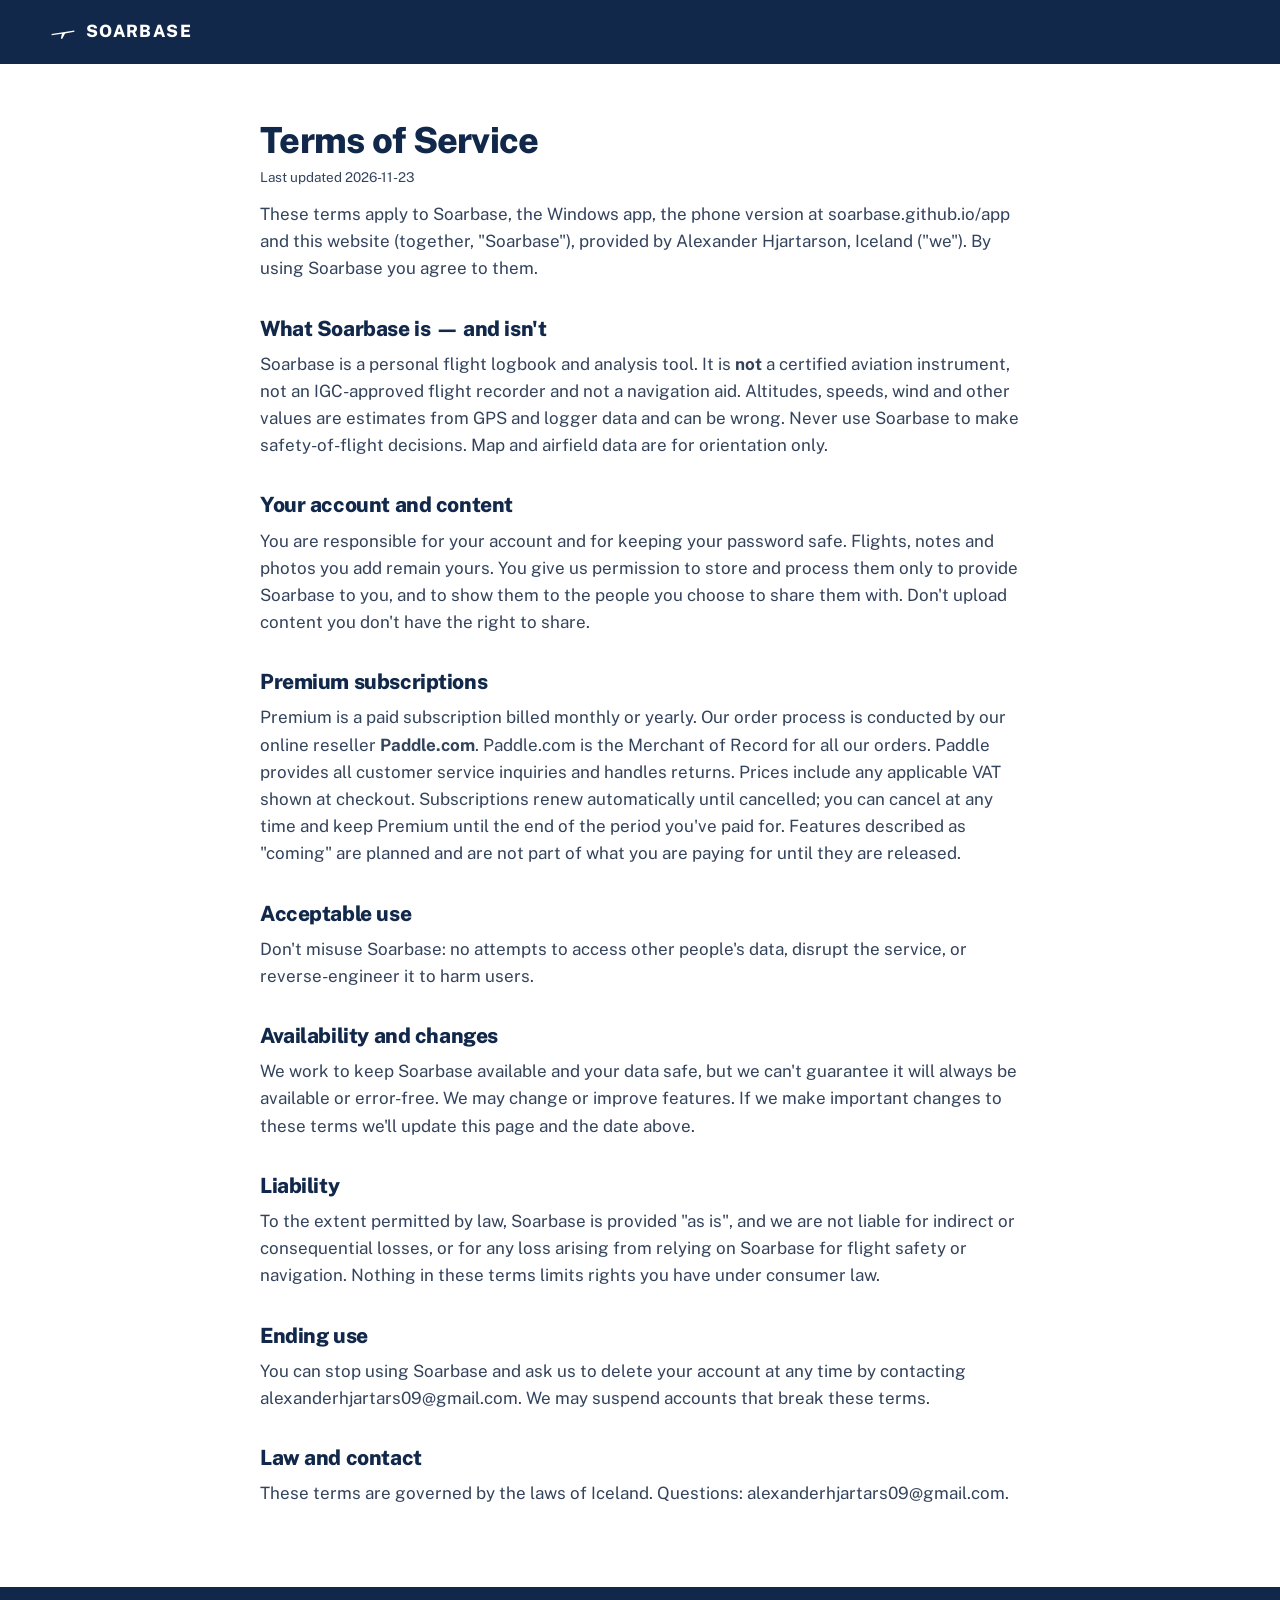
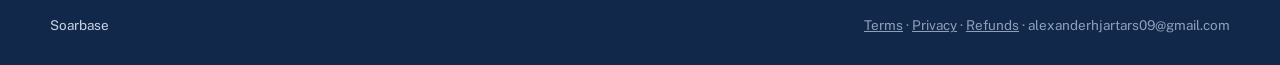
<file: terms.html>
<!doctype html>
<html lang="en">
<head>
  <meta charset="utf-8" />
  <meta name="viewport" content="width=device-width, initial-scale=1, viewport-fit=cover" />
  <title>Terms of Service — Soarbase</title>
  <meta name="theme-color" content="#12284a" />
  <link rel="icon" type="image/png" href="img/icon-64.png" />
  <link href="https://fonts.googleapis.com/css2?family=Public+Sans:wght@400;500;600;700;800&display=swap" rel="stylesheet" />
  <link rel="stylesheet" href="styles.css" />
  <style>
    .legal { width: min(760px, 100% - 40px); margin: 0 auto; padding: 56px 0 80px; }
    .legal h1 { font-size: 36px; margin-bottom: 6px; }
    .legal h2 { font-size: 21px; margin: 34px 0 10px; }
    .legal p, .legal li { color: var(--ink-2); }
    .legal p + p { margin-top: 12px; }
    .legal ul { padding-left: 22px; }
  </style>
</head>
<body>
  <header class="top"><div class="wrap top-row"><a class="brand" href="./"><svg viewBox="0 0 32 32" aria-hidden="true"><path d="M2 18.5 30 14v1.6l-11.5 2.1-3.4 6.6h-1.7l1.3-6.3L2 20.1z" fill="currentColor"/></svg>SOARBASE</a></div></header>
  <main class="legal">
    <h1>Terms of Service</h1>
    <p class="fine">Last updated 2026-11-23</p>
    
<p>These terms apply to Soarbase, the Windows app, the phone version at soarbase.github.io/app and this website (together, "Soarbase"), provided by Alexander Hjartarson, Iceland ("we"). By using Soarbase you agree to them.</p>
<h2>What Soarbase is — and isn't</h2>
<p>Soarbase is a personal flight logbook and analysis tool. It is <strong>not</strong> a certified aviation instrument, not an IGC-approved flight recorder and not a navigation aid. Altitudes, speeds, wind and other values are estimates from GPS and logger data and can be wrong. Never use Soarbase to make safety-of-flight decisions. Map and airfield data are for orientation only.</p>
<h2>Your account and content</h2>
<p>You are responsible for your account and for keeping your password safe. Flights, notes and photos you add remain yours. You give us permission to store and process them only to provide Soarbase to you, and to show them to the people you choose to share them with. Don't upload content you don't have the right to share.</p>
<h2>Premium subscriptions</h2>
<p>Premium is a paid subscription billed monthly or yearly. Our order process is conducted by our online reseller <strong>Paddle.com</strong>. Paddle.com is the Merchant of Record for all our orders. Paddle provides all customer service inquiries and handles returns. Prices include any applicable VAT shown at checkout. Subscriptions renew automatically until cancelled; you can cancel at any time and keep Premium until the end of the period you've paid for. Features described as "coming" are planned and are not part of what you are paying for until they are released.</p>
<h2>Acceptable use</h2>
<p>Don't misuse Soarbase: no attempts to access other people's data, disrupt the service, or reverse-engineer it to harm users.</p>
<h2>Availability and changes</h2>
<p>We work to keep Soarbase available and your data safe, but we can't guarantee it will always be available or error-free. We may change or improve features. If we make important changes to these terms we'll update this page and the date above.</p>
<h2>Liability</h2>
<p>To the extent permitted by law, Soarbase is provided "as is", and we are not liable for indirect or consequential losses, or for any loss arising from relying on Soarbase for flight safety or navigation. Nothing in these terms limits rights you have under consumer law.</p>
<h2>Ending use</h2>
<p>You can stop using Soarbase and ask us to delete your account at any time by contacting alexanderhjartars09@gmail.com. We may suspend accounts that break these terms.</p>
<h2>Law and contact</h2>
<p>These terms are governed by the laws of Iceland. Questions: alexanderhjartars09@gmail.com.</p>

  </main>
  <footer class="foot"><div class="wrap foot-row"><span>Soarbase</span><span class="muted"><a href="terms.html" style="color:inherit">Terms</a> · <a href="privacy.html" style="color:inherit">Privacy</a> · <a href="refunds.html" style="color:inherit">Refunds</a> · alexanderhjartars09@gmail.com</span></div></footer>
</body>
</html>
</file>
<file: styles.css>
/* Soarbase website — same identity as the app: white paper, navy ink, chart magenta. */
:root {
  --navy: #12284a;
  --navy-2: #1d3a66;
  --ink: #0f1e36;
  --ink-2: #33435c;
  --muted: #66758c;
  --line: #dde2e9;
  --paper: #ffffff;
  --paper-2: #f4f5f7;
  --magenta: #a3147b;
  --font: 'Public Sans', system-ui, -apple-system, 'Segoe UI', sans-serif;
}

* { box-sizing: border-box; }
html { scroll-behavior: smooth; }
body { margin: 0; font: 17px/1.6 var(--font); color: var(--ink); background: var(--paper); -webkit-font-smoothing: antialiased; }
img { max-width: 100%; height: auto; display: block; }
a { color: var(--navy-2); }
h1, h2, h3 { margin: 0; color: var(--navy); letter-spacing: -0.02em; line-height: 1.15; }
h1 { font-size: clamp(38px, 5.4vw, 64px); font-weight: 800; }
h2 { font-size: clamp(28px, 3.4vw, 40px); font-weight: 800; }
h3 { font-size: 18px; font-weight: 700; letter-spacing: -0.01em; }
p { margin: 0; }
.wrap { width: min(1180px, 100% - 40px); margin: 0 auto; }
.narrow { width: min(820px, 100% - 40px); }
.muted { color: var(--muted); }
:focus-visible { outline: 3px solid var(--magenta); outline-offset: 3px; }

/* ---------- header */
.top { position: sticky; top: 0; z-index: 10; background: var(--navy); color: #fff; }
.top-row { display: flex; align-items: center; gap: 28px; height: 64px; }
.brand { display: flex; align-items: center; gap: 10px; color: #fff; text-decoration: none; font-weight: 800; letter-spacing: 0.08em; font-size: 17px; }
.brand svg { width: 26px; height: 26px; }
.top nav { display: flex; gap: 24px; margin-left: auto; }
.top nav a { color: #c9d4e6; text-decoration: none; font-weight: 500; font-size: 15px; }
.top nav a:hover { color: #fff; }

/* ---------- buttons */
.btn { display: inline-flex; align-items: center; gap: 10px; height: 42px; padding: 0 18px; border-radius: 3px; font-weight: 700; font-size: 15px; text-decoration: none; border: 1px solid transparent; white-space: nowrap; }
.btn svg { width: 20px; height: 20px; }
.btn-primary { background: var(--navy); color: #fff; }
.btn-primary:hover { background: var(--navy-2); }
.btn-light { background: #fff; color: var(--navy); }
.btn-light:hover { background: #e9eef6; }
.btn-lg { height: 56px; padding: 0 26px; font-size: 17px; }

/* ---------- hero */
.hero { padding: 72px 0 0; background: var(--paper); border-bottom: 1px solid var(--line); }
.hero-grid { display: grid; grid-template-columns: minmax(0, 0.9fr) minmax(0, 1.1fr); gap: 56px; align-items: center; }
.kicker { font-size: 14px; font-weight: 700; color: var(--magenta); margin-bottom: 14px; }
.lede { font-size: 19px; color: var(--ink-2); margin-top: 22px; max-width: 520px; }
.cta { margin-top: 32px; }
.cta-meta { margin-top: 12px; font-size: 14px; color: var(--muted); }
.shot { margin: 0; border: 1px solid var(--line); border-radius: 4px; overflow: hidden; background: var(--paper-2); box-shadow: 0 24px 60px -30px rgba(15, 30, 54, 0.45); }
.shot-hero { transform: translateX(28px); }
.facts { display: grid; grid-template-columns: repeat(4, 1fr); margin-top: 64px; border-top: 2px solid var(--navy); }
.facts div { padding: 22px 22px 26px 0; display: grid; gap: 4px; }
.facts div + div { padding-left: 22px; border-left: 1px solid var(--line); }
.facts strong { color: var(--navy); font-size: 16px; }
.facts span { font-size: 14.5px; color: var(--muted); }

/* ---------- bands */
.band { padding: 96px 0; }
.band-alt { background: var(--paper-2); border-top: 1px solid var(--line); border-bottom: 1px solid var(--line); }
.band-navy { background: var(--navy); color: #d7deea; }
.band-navy h2 { color: #fff; }
.band-navy .kicker { color: #f0a8d8; }
.band-navy .note { color: #a9b6cc; border-color: rgba(255, 255, 255, 0.18); }
.band-navy .steps li::before { background: #fff; color: var(--navy); }
.band-navy .steps strong { color: #fff; }
.head { max-width: 720px; margin-bottom: 48px; }
.head p:not(.kicker) { margin-top: 16px; color: var(--ink-2); font-size: 18px; }
.split { display: grid; grid-template-columns: minmax(0, 0.8fr) minmax(0, 1.2fr); gap: 56px; align-items: center; }
.split-rev { grid-template-columns: minmax(0, 1.2fr) minmax(0, 0.8fr); }
.copy p:not(.kicker) { margin-top: 18px; color: inherit; }
.band:not(.band-navy) .copy p:not(.kicker):not(.note) { color: var(--ink-2); }
.note { font-size: 15px; color: var(--muted); border-top: 1px solid var(--line); padding-top: 16px; margin-top: 24px !important; }

.ticks { list-style: none; padding: 0; margin: 24px 0 0; display: grid; gap: 10px; }
.ticks li { position: relative; padding-left: 26px; color: var(--ink-2); }
.ticks li::before { content: ''; position: absolute; left: 0; top: 11px; width: 14px; height: 3px; background: var(--magenta); }

.grid-2 { display: grid; grid-template-columns: 1fr 1fr; gap: 24px; }
.stats-list { display: grid; grid-template-columns: repeat(4, 1fr); gap: 0; margin: 48px 0 0; border-top: 2px solid var(--navy); }
.stats-list div { padding: 20px 20px 0 0; }
.stats-list div + div { padding-left: 20px; border-left: 1px solid var(--line); }
.stats-list dt { font-weight: 700; color: var(--navy); }
.stats-list dd { margin: 6px 0 0; color: var(--ink-2); font-size: 15.5px; }

.features { display: grid; grid-template-columns: repeat(3, 1fr); border-top: 1px solid var(--line); border-left: 1px solid var(--line); }
.features article { padding: 30px 28px 34px; border-right: 1px solid var(--line); border-bottom: 1px solid var(--line); }
.features svg { width: 28px; height: 28px; fill: none; stroke: var(--magenta); stroke-width: 1.6; stroke-linecap: round; stroke-linejoin: round; margin-bottom: 16px; }
.features p { margin-top: 8px; color: var(--ink-2); font-size: 15.5px; }

.steps { list-style: none; padding: 0; margin: 28px 0 0; display: grid; gap: 16px; counter-reset: s; }
.steps li { position: relative; padding-left: 46px; counter-increment: s; }
.steps li::before { content: counter(s); position: absolute; left: 0; top: 0; width: 30px; height: 30px; border-radius: 50%; background: var(--navy); color: #fff; display: grid; place-items: center; font-weight: 800; font-size: 15px; }

/* ---------- faq */
details { border-bottom: 1px solid var(--line); padding: 4px 0; }
details:first-of-type { border-top: 2px solid var(--navy); }
summary { cursor: pointer; list-style: none; padding: 18px 40px 18px 0; font-weight: 700; color: var(--navy); font-size: 18px; position: relative; }
summary::-webkit-details-marker { display: none; }
summary::after { content: '+'; position: absolute; right: 4px; top: 14px; font-size: 26px; font-weight: 400; color: var(--magenta); }
details[open] summary::after { content: '−'; }
details p { padding: 0 0 20px; color: var(--ink-2); max-width: 680px; }

/* ---------- end */
.end { border-top: 1px solid var(--line); }
.end-row { display: flex; align-items: center; justify-content: space-between; gap: 32px; flex-wrap: wrap; }
.end-row p { margin-top: 10px; color: var(--ink-2); font-size: 18px; }
.foot { background: var(--navy); color: #c9d4e6; padding: 28px 0; font-size: 13.5px; }
.foot-row { display: flex; gap: 24px; justify-content: space-between; flex-wrap: wrap; }
.foot .muted { color: #8fa0bb; max-width: 760px; }

/* ---------- responsive */
@media (max-width: 960px) {
  .hero-grid, .split, .split-rev { grid-template-columns: 1fr; gap: 36px; }
  .split-rev figure { order: 2; }
  .shot-hero { transform: none; }
  .facts, .stats-list { grid-template-columns: 1fr 1fr; }
  .facts div:nth-child(3), .stats-list div:nth-child(3) { padding-left: 0; border-left: 0; }
  .features { grid-template-columns: 1fr 1fr; }
  .grid-2 { grid-template-columns: 1fr; }
  .band { padding: 72px 0; }
}
@media (max-width: 640px) {
  body { font-size: 16px; }
  .top nav { display: none; }
  .top-row { justify-content: space-between; }
  .hero { padding-top: 44px; }
  .facts, .stats-list, .features { grid-template-columns: 1fr; }
  .facts div, .stats-list div { padding-left: 0 !important; border-left: 0 !important; border-bottom: 1px solid var(--line); }
  .btn-lg { width: 100%; justify-content: center; }
  .band { padding: 56px 0; }
}

/* ---------- phones (iPhone, Samsung/Android) & small fixes */
html, body { overflow-x: clip; }
html { -webkit-text-size-adjust: 100%; text-size-adjust: 100%; }
body { -webkit-tap-highlight-color: rgba(163, 20, 123, 0.15); }
.top { padding-top: env(safe-area-inset-top); }
.wrap { width: min(1180px, 100% - 40px - env(safe-area-inset-left) - env(safe-area-inset-right)); }
.foot { padding-bottom: calc(28px + env(safe-area-inset-bottom)); }
.shot-hero { transform: none; }
@media (min-width: 1300px) { .shot-hero { transform: translateX(28px); } }
.menu-btn { display: none; width: 44px; height: 44px; margin-right: -10px; border: 0; background: transparent; color: #fff; border-radius: 3px; cursor: pointer; }
.menu-btn svg { width: 24px; height: 24px; }
.phone-note { margin-top: 14px; padding: 12px 14px; background: #f6eef4; border-left: 3px solid var(--magenta); font-size: 15px; color: var(--ink-2); max-width: 520px; }
.toast { position: fixed; left: 50%; bottom: calc(20px + env(safe-area-inset-bottom)); transform: translate(-50%, 20px); opacity: 0; transition: 0.2s; background: var(--navy); color: #fff; padding: 12px 18px; border-radius: 3px; font-size: 15px; z-index: 50; max-width: calc(100% - 32px); pointer-events: none; }
.toast.show { opacity: 1; transform: translate(-50%, 0); }

@media (max-width: 640px) {
  .menu-btn { display: inline-grid; place-items: center; }
  .top-dl { display: none; }
  .top nav.open {
    display: flex; flex-direction: column; gap: 0;
    position: absolute; left: 0; right: 0; top: 100%;
    background: var(--navy); border-top: 1px solid rgba(255, 255, 255, 0.12);
    padding: 6px 20px calc(14px + env(safe-area-inset-bottom));
    box-shadow: 0 16px 30px -12px rgba(0, 0, 0, 0.4);
  }
  .top nav.open a { padding: 14px 0; font-size: 17px; border-bottom: 1px solid rgba(255, 255, 255, 0.08); }
  .top { position: sticky; }
  h1 { font-size: 40px; }
  .lede { font-size: 17px; }
  summary { font-size: 17px; padding-right: 36px; }
  .ticks li, .features p, .stats-list dd { font-size: 15.5px; }
}

/* ---------- pricing */
.plans { display: grid; grid-template-columns: 1fr 1.25fr; gap: 24px; align-items: start; }
.plan { border: 1px solid var(--line); border-radius: 4px; padding: 30px 30px 32px; background: #fff; display: grid; gap: 24px; }
.plan-premium { border: 2px solid var(--navy); box-shadow: 0 24px 60px -36px rgba(15, 30, 54, 0.5); }
.plan-top { display: grid; gap: 6px; padding-bottom: 20px; border-bottom: 1px solid var(--line); }
.plan h3 { font-size: 22px; }
.price { color: var(--muted); font-size: 16px; }
.price span { font-size: 40px; font-weight: 800; color: var(--navy); letter-spacing: -0.03em; margin-right: 4px; }
.plan-sub { font-size: 14px; color: var(--muted); }
.plan .ticks { margin: 0; }
.plan .ticks strong { color: var(--navy); }
.row-between { display: flex; align-items: center; justify-content: space-between; gap: 12px; }
.badge { font-size: 12.5px; font-weight: 700; color: var(--magenta); border: 1px solid #e3b6d4; background: #fbf1f8; padding: 3px 9px; border-radius: 3px; white-space: nowrap; }
.btn-block { width: 100%; justify-content: center; height: 48px; }
.waitlist { display: grid; gap: 10px; padding-top: 22px; border-top: 1px solid var(--line); }
.waitlist label { font-weight: 700; color: var(--navy); }
.waitlist-row { display: flex; gap: 8px; }
.waitlist input { flex: 1; min-width: 0; height: 48px; padding: 0 14px; border: 1px solid #c9d0da; border-radius: 3px; font: inherit; font-size: 16px; /* 16px stops iPhone zooming in on focus */ color: var(--ink); background: #fff; }
.waitlist input:focus { outline: none; border-color: var(--navy-2); box-shadow: 0 0 0 3px #dbe4f2; }
.waitlist .btn { height: 48px; }
.waitlist-msg { min-height: 1.4em; font-size: 15px; }
.waitlist-msg.good { color: #1f7a4a; }
.waitlist-msg.bad { color: #b42318; }
.fine { font-size: 13.5px; color: var(--muted); }
@media (max-width: 960px) { .plans { grid-template-columns: 1fr; } }
@media (max-width: 420px) { .waitlist-row { flex-direction: column; } .plan { padding: 24px 20px 26px; } }

/* jump links land below the sticky header */
section[id] { scroll-margin-top: calc(72px + env(safe-area-inset-top)); }

/* ---------- download alternatives & phone section */
.cta-alt { margin-top: 6px; font-size: 14px; color: var(--muted); }
.cta-alt a { color: var(--navy-2); }
.phone-note a { color: var(--magenta); font-weight: 600; }
.phone-open { margin-top: 24px; }
.phone-steps { display: grid; grid-template-columns: 1fr 1fr; gap: 24px; }
.phone-steps article { background: #fff; border: 1px solid var(--line); border-radius: 4px; padding: 26px 28px 30px; }
.phone-steps h3 { font-size: 20px; }
.phone-steps .steps { margin-top: 18px; }
.phone-steps .steps li { color: var(--ink-2); }
.phone-steps .steps strong { color: var(--navy); }
@media (max-width: 760px) { .phone-steps { grid-template-columns: 1fr; } .phone-steps article { padding: 22px 20px 24px; } }

/* phones: the Windows download details are not relevant there */
.is-mobile .cta-meta, .is-mobile .cta-alt { display: none; }
</file>
<file: app/assets/index-BNEUw-pe.css>
:root{--navy: #12284a;--navy-2: #1d3a66;--navy-3: #2b4d80;--bg: #f4f5f7;--bg-1: #ffffff;--bg-2: #f1f3f6;--bg-3: #e7ebf0;--line: #e1e5eb;--line-2: #c9d0da;--text: #0f1e36;--text-2: #33435c;--muted: #66758c;--dim: #8a96a8;--ink: var(--navy);--accent: #1d3a66;--accent-2: #12284a;--accent-bg: #e9eef6;--on-accent: #ffffff;--track: #a3147b;--good: #1f7a4a;--warn: #9a6200;--bad: #b42318;--rec: #d92d20;--climb: #1f7a4a;--sink: #b9471a;--good-bg: #f0f8f3;--good-line: #bfe0cc;--warn-bg: #fdf6e3;--warn-line: #ecd9a6;--bad-bg: #fdf1ef;--bad-line: #eec3bd;--overlay: rgba(15, 30, 54, .45);--shadow: 0 1px 2px rgba(15, 30, 54, .08), 0 2px 8px rgba(15, 30, 54, .05);--shadow-lg: 0 12px 40px rgba(15, 30, 54, .25);--radius: 4px;--radius-lg: 6px;--font: "Public Sans", system-ui, -apple-system, "Segoe UI", Roboto, sans-serif;--mono: "IBM Plex Mono", ui-monospace, Consolas, monospace;--sidebar: 232px;--topbar: 52px;--tabbar: 58px;--safe-t: env(safe-area-inset-top, 0px);--safe-b: env(safe-area-inset-bottom, 0px);--safe-l: env(safe-area-inset-left, 0px);--safe-r: env(safe-area-inset-right, 0px);--vh: 100vh;color-scheme:light}@supports (height: 100dvh){:root{--vh: 100dvh}}:root[data-theme=dark]{--navy: #12284a;--bg: #0b1626;--bg-1: #111f33;--bg-2: #18283f;--bg-3: #213450;--line: #22344d;--line-2: #33496a;--text: #e6ecf5;--text-2: #b9c5d8;--muted: #8b9ab2;--dim: #6c7c95;--ink: #f2f5fa;--accent: #8fb3ea;--accent-2: #2b4d80;--accent-bg: #1a2e4d;--track: #e05ab8;--good: #4cc38a;--warn: #e3b341;--bad: #f07067;--climb: #4cc38a;--sink: #f08a5d;--good-bg: #12301f;--good-line: #23573a;--warn-bg: #33280c;--warn-line: #5c4a1a;--bad-bg: #3a1714;--bad-line: #6b2a24;--overlay: rgba(2, 8, 18, .6);--shadow: 0 1px 2px rgba(0, 0, 0, .4);--shadow-lg: 0 12px 40px rgba(0, 0, 0, .55);color-scheme:dark}*{box-sizing:border-box}html{-webkit-text-size-adjust:100%;text-size-adjust:100%}html,body{touch-action:pan-x pan-y}.maplibregl-canvas-container,.maplibregl-canvas,.replay-canvas,.replay-canvas canvas{touch-action:none}html,body{margin:0;height:100%;overflow:hidden;overscroll-behavior:none}#root{height:var(--vh)}body{background:var(--bg);color:var(--text);font:14px/1.5 var(--font);font-variant-numeric:tabular-nums;-webkit-font-smoothing:antialiased;-webkit-tap-highlight-color:transparent;overflow-wrap:anywhere}img,svg,video,canvas{max-width:100%}a{color:var(--accent);text-decoration:underline;text-underline-offset:2px;text-decoration-color:var(--line-2)}a:hover{text-decoration-color:currentColor}h1,h2,h3,h4{margin:0;font-weight:700;color:var(--ink);overflow-wrap:normal}h1{font-size:24px;letter-spacing:-.015em;line-height:1.25}h2{font-size:15px}h3{font-size:14px}p{margin:0}button{font:inherit;color:inherit}::selection{background:#c9d7ee;color:#0f1e36}:focus-visible{outline:2px solid var(--accent);outline-offset:2px}.sr-only{position:absolute;width:1px;height:1px;padding:0;margin:-1px;overflow:hidden;clip:rect(0 0 0 0);white-space:nowrap;border:0}.app{display:grid;grid-template-columns:var(--sidebar) minmax(0,1fr);height:100%}.sidebar{background:var(--navy);color:#fff;display:flex;flex-direction:column;min-height:0}:root[data-theme=dark] .sidebar{background:#0a1424;border-right:1px solid var(--line)}.brand{display:flex;align-items:center;gap:10px;padding:20px 18px 16px;text-decoration:none;color:#fff}.brand-mark{width:26px;height:26px;color:#fff;flex:none}.brand-name{font-weight:800;letter-spacing:.08em;font-size:16px}.brand-sub{font-size:12px;color:#9fb0c9}.nav{display:flex;flex-direction:column;padding:4px 10px;overflow-y:auto;gap:1px}.nav-section{font-size:11.5px;color:#8195b3;padding:14px 10px 4px;letter-spacing:.02em}.nav a{display:flex;align-items:center;gap:11px;padding:8px 10px;color:#d3dceb;font-weight:500;text-decoration:none;border-radius:var(--radius)}.nav a:hover{background:#ffffff12;color:#fff}.nav a.active{background:#ffffff21;color:#fff;font-weight:600}.nav a svg{width:17px;height:17px;flex:none}.nav .rec-dot{margin-left:auto;width:8px;height:8px;border-radius:50%;background:#ff5a4f;animation:pulse 1.4s infinite}.nav-record{margin:4px 10px 6px}.nav-record .btn{width:100%;background:#fff;color:var(--navy);border-color:#fff;height:38px}.nav-record .btn:hover{background:#e9eef6}.nav-record .btn.recording{background:var(--rec);border-color:var(--rec);color:#fff}.sidebar-foot{margin-top:auto;padding:12px 18px 14px;border-top:1px solid rgba(255,255,255,.1);font-size:12px;color:#9fb0c9;display:grid;gap:4px}.sidebar-foot .tag{background:transparent;color:#d3dceb;border-color:#ffffff40}.sidebar-foot .tag.good{color:#9fe0bd;border-color:#9fe0bd66}.main{min-width:0;min-height:0;overflow-y:auto;overflow-x:clip;overscroll-behavior:contain}.page{padding:28px 32px 64px;max-width:1280px;margin:0 auto}.page.narrow{max-width:880px}.page-full{height:100%;display:flex;flex-direction:column;min-height:0}.page-head{display:flex;align-items:flex-end;justify-content:space-between;gap:12px 16px;margin-bottom:22px;flex-wrap:wrap}.page-head .eyebrow{font-size:13px;color:var(--muted);margin-bottom:2px}.page-head .actions{display:flex;gap:8px;flex-wrap:wrap;align-items:center}.topbar,.tabbar{display:none}@media(max-width:860px){.app{grid-template-columns:minmax(0,1fr);grid-template-rows:auto minmax(0,1fr) auto}.sidebar{display:none}.topbar{display:flex;align-items:center;justify-content:space-between;gap:10px;min-height:calc(var(--topbar) + var(--safe-t));padding:var(--safe-t) calc(14px + var(--safe-r)) 0 calc(14px + var(--safe-l));background:var(--navy);color:#fff}:root[data-theme=dark] .topbar{background:#0a1424;border-bottom:1px solid var(--line)}.topbar .brand-name{font-size:13px}.topbar .tag{text-decoration:none}.topbar-btn{display:grid;place-items:center;width:40px;height:40px;border-radius:50%;color:#fff;background:#ffffff1a;border:0;text-decoration:none;font-weight:700;font-size:14px}.tabbar{display:grid;grid-template-columns:repeat(5,minmax(0,1fr));background:var(--bg-1);border-top:1px solid var(--line);padding:0 var(--safe-r) var(--safe-b) var(--safe-l);position:relative;z-index:40}.tabbar a,.tabbar button{display:flex;flex-direction:column;align-items:center;justify-content:center;gap:2px;min-height:var(--tabbar);color:var(--muted);font-size:11px;font-weight:500;background:none;border:0;cursor:pointer;text-decoration:none;padding:4px 0;position:relative}.tabbar a.active,.tabbar button.active{color:var(--ink);font-weight:650}.tabbar a.active:before,.tabbar button.active:before{content:"";position:absolute;top:0;left:28%;right:28%;height:3px;border-radius:0 0 3px 3px;background:var(--accent)}.tabbar svg{width:22px;height:22px}.tabbar .tab-record{color:var(--ink)}.tabbar .tab-record .rec-btn{width:46px;height:46px;margin-top:-14px;border-radius:50%;display:grid;place-items:center;background:var(--navy);color:#fff;box-shadow:0 2px 8px #0f1e364d;border:3px solid var(--bg-1)}:root[data-theme=dark] .tabbar .tab-record .rec-btn{background:#2b4d80}.tabbar .tab-record .rec-btn svg{width:20px;height:20px}.tabbar .tab-record.recording .rec-btn{background:var(--rec);animation:pulse-ring 1.6s infinite}.tabbar .tab-record.active:before{display:none}.page{padding:18px calc(16px + var(--safe-r)) 32px calc(16px + var(--safe-l))}.page-head{margin-bottom:16px}h1{font-size:22px}}.sheet-back{position:fixed;top:0;right:0;bottom:0;left:0;z-index:60;background:var(--overlay);display:flex;align-items:flex-end;justify-content:center;animation:fade .15s ease}.sheet{width:min(560px,100%);max-height:calc(var(--vh) - 40px - var(--safe-t));overflow-y:auto;overscroll-behavior:contain;background:var(--bg-1);border-radius:14px 14px 0 0;padding:8px 0 calc(12px + var(--safe-b));box-shadow:var(--shadow-lg);animation:rise .18s ease}.sheet-grip{width:40px;height:4px;border-radius:2px;background:var(--line-2);margin:4px auto 8px}.sheet-head{padding:6px 20px 12px;display:flex;gap:12px;align-items:center;border-bottom:1px solid var(--line)}.sheet-group{padding:6px 0;border-bottom:1px solid var(--line)}.sheet-group:last-child{border-bottom:0}.sheet-group-title{font-size:12px;color:var(--muted);padding:8px 20px 2px}.sheet a,.sheet .sheet-item{display:flex;gap:14px;align-items:center;min-height:48px;padding:0 20px;color:var(--text);text-decoration:none;background:none;border:0;width:100%;text-align:left;font-size:15px;cursor:pointer}.sheet a.active{color:var(--accent);font-weight:600}.sheet a svg,.sheet .sheet-item svg{width:20px;height:20px;color:var(--accent);flex:none}.avatar{width:40px;height:40px;border-radius:50%;display:grid;place-items:center;background:var(--accent-bg);color:var(--accent);font-weight:700;flex:none}.panel{background:var(--bg-1);border:1px solid var(--line);border-radius:var(--radius-lg);min-width:0}.panel-head{display:flex;align-items:center;justify-content:space-between;gap:10px;padding:12px 16px;border-bottom:1px solid var(--line);min-height:50px;flex-wrap:wrap}.panel-head h2{font-size:15px;font-weight:700}.panel-body{padding:16px}.panel-body.flush{padding:0}.section-title{display:flex;align-items:baseline;justify-content:space-between;gap:10px;margin:4px 0 10px}.section-title h2{font-size:16px}details.more{background:var(--bg-1);border:1px solid var(--line);border-radius:var(--radius-lg);min-width:0}details.more>summary{list-style:none;cursor:pointer;display:flex;align-items:center;justify-content:space-between;gap:10px;padding:14px 16px;min-height:50px;font-weight:650;color:var(--ink)}details.more>summary::-webkit-details-marker{display:none}details.more>summary:after{content:"";width:8px;height:8px;border-right:2px solid var(--muted);border-bottom:2px solid var(--muted);transform:rotate(45deg);margin:-4px 4px 0 0;transition:transform .15s;flex:none}details.more[open]>summary:after{transform:rotate(-135deg);margin-top:4px}details.more>summary .muted{font-weight:400;font-size:13px}details.more[open]>summary{border-bottom:1px solid var(--line)}details.more>.more-body{padding:16px}details.more>.more-body.flush{padding:0}.grid{display:grid;gap:16px}.cols-2{grid-template-columns:repeat(2,minmax(0,1fr))}.cols-3{grid-template-columns:repeat(3,minmax(0,1fr))}.cols-4{grid-template-columns:repeat(4,minmax(0,1fr))}.span-2{grid-column:span 2}@media(max-width:1100px){.cols-4,.cols-3{grid-template-columns:repeat(2,minmax(0,1fr))}}@media(max-width:640px){.cols-2,.cols-3{grid-template-columns:minmax(0,1fr)}.span-2{grid-column:auto}.grid{gap:12px}}.btn{display:inline-flex;align-items:center;justify-content:center;gap:7px;min-height:36px;padding:0 14px;border-radius:var(--radius);border:1px solid var(--line-2);background:var(--bg-1);color:var(--ink);font-weight:600;font-size:13.5px;cursor:pointer;white-space:nowrap;text-decoration:none;touch-action:manipulation}.btn:hover{background:var(--bg-2)}.btn:active{background:var(--bg-3)}.btn:disabled{opacity:.45;cursor:not-allowed}.btn svg{width:16px;height:16px;flex:none}.btn.primary{background:var(--navy);border-color:var(--navy);color:#fff}.btn.primary:hover{background:var(--navy-2);border-color:var(--navy-2)}:root[data-theme=dark] .btn.primary{background:#2b4d80;border-color:#2b4d80}:root[data-theme=dark] .btn.primary:hover{background:#355a94}.btn.danger{color:var(--bad);border-color:var(--bad-line);background:var(--bg-1)}.btn.danger:hover{background:var(--bad-bg)}.btn.danger.solid{background:var(--rec);border-color:var(--rec);color:#fff}.btn.ghost{background:transparent;border-color:transparent;color:var(--accent)}.btn.ghost:hover{background:var(--bg-2)}.btn.lg{min-height:50px;padding:0 22px;font-size:15.5px}.btn.xl{min-height:60px;padding:0 26px;font-size:17px;border-radius:var(--radius-lg)}.btn.sm{min-height:30px;padding:0 10px;font-size:12.5px}.btn.icon{width:36px;padding:0}.btn.block{width:100%}.btn-group{display:inline-flex;border:1px solid var(--line-2);border-radius:var(--radius);overflow-x:auto;overflow-y:hidden;scrollbar-width:none;background:var(--bg-1);max-width:100%;-webkit-overflow-scrolling:touch}.btn-group::-webkit-scrollbar{display:none}.btn-group button{border:0;background:var(--bg-1);color:var(--text-2);padding:0 11px;min-height:32px;font-size:12.5px;font-weight:500;cursor:pointer;border-right:1px solid var(--line-2);white-space:nowrap}.btn-group button:last-child{border-right:0}.btn-group button:hover{background:var(--bg-2)}.btn-group button.on{background:var(--navy);color:#fff}:root[data-theme=dark] .btn-group button.on{background:#2b4d80}@media(pointer:coarse){.btn{min-height:44px}.btn.sm{min-height:36px}.btn.icon{width:44px}.btn-group button{min-height:40px}}label.field{display:grid;gap:5px;font-size:13px;color:var(--text-2);font-weight:600;min-width:0}label.field .hint{font-weight:400;color:var(--muted);font-size:12.5px}.input,select.input,textarea.input{width:100%;min-height:38px;padding:0 10px;border-radius:var(--radius);border:1px solid var(--line-2);background:var(--bg-1);color:var(--text);font:inherit;font-size:14px;font-weight:400}textarea.input{min-height:90px;padding:8px 10px;resize:vertical}.input:focus{border-color:var(--accent);outline:none;box-shadow:0 0 0 3px var(--accent-bg)}@media(pointer:coarse){.input,select.input,textarea.input{font-size:16px;min-height:44px}}.form-grid{display:grid;gap:14px;grid-template-columns:repeat(2,minmax(0,1fr))}@media(max-width:640px){.form-grid{grid-template-columns:minmax(0,1fr)}}.check{display:flex;align-items:flex-start;gap:10px;font-size:13.5px;color:var(--text-2);cursor:pointer}.check input{margin-top:3px;accent-color:var(--navy);width:16px;height:16px;flex:none}@media(pointer:coarse){.check{min-height:36px;align-items:center}.check input{margin-top:0;width:20px;height:20px}}.set-list{display:grid}.set-row{display:flex;align-items:center;justify-content:space-between;gap:12px 20px;padding:12px 16px;border-bottom:1px solid var(--line);flex-wrap:wrap;min-height:56px}.set-row:last-child{border-bottom:0}.set-row .set-label{display:grid;gap:2px;min-width:0;flex:1 1 220px}.set-row .set-label strong{color:var(--text);font-weight:600;font-size:14px}.set-row .set-label span{color:var(--muted);font-size:12.5px}.set-row .set-ctl{flex:0 1 260px;min-width:0;display:flex;justify-content:flex-end}.set-row .set-ctl .input{max-width:260px}@media(max-width:560px){.set-row .set-ctl{flex:1 1 100%;justify-content:flex-start}.set-row .set-ctl .input{max-width:none}}.tag{display:inline-flex;align-items:center;gap:5px;min-height:21px;padding:0 7px;border-radius:3px;font-size:11.5px;font-weight:600;border:1px solid var(--line-2);color:var(--text-2);background:var(--bg-1);white-space:nowrap}.tag.demo{color:var(--warn);border-color:var(--warn-line);background:var(--warn-bg)}.tag.good{color:var(--good);border-color:var(--good-line);background:var(--good-bg)}.tag.bad{color:var(--bad);border-color:var(--bad-line);background:var(--bad-bg)}.tag.accent{color:var(--accent);border-color:var(--line-2);background:var(--accent-bg)}.notice{display:flex;gap:10px;padding:11px 14px;border:1px solid var(--line);background:var(--bg-2);border-radius:var(--radius);font-size:13.5px;color:var(--text-2);align-items:flex-start}.notice.warn{background:var(--warn-bg);border-color:var(--warn-line)}.notice.bad{background:var(--bad-bg);border-color:var(--bad-line)}.notice.good{background:var(--good-bg);border-color:var(--good-line)}.notice strong{color:var(--text)}.notice svg{width:17px;height:17px;flex:none;margin-top:2px}.footnote{font-size:12.5px;color:var(--muted);border-top:1px solid var(--line);padding-top:12px}.muted{color:var(--muted)}.dim{color:var(--dim)}.mono{font-family:var(--mono)}.num{font-variant-numeric:tabular-nums}.row{display:flex;align-items:center;gap:10px;min-width:0}.row.wrap{flex-wrap:wrap}.spacer{flex:1}.stack{display:grid;gap:16px;min-width:0}.stack.lg{gap:28px}.small{font-size:12.5px}.err{color:var(--bad);font-size:13px}.ellipsis{overflow:hidden;text-overflow:ellipsis;white-space:nowrap;min-width:0}.stat{padding:14px 18px;display:grid;gap:2px;min-width:0}.stat .label{font-size:12.5px;color:var(--muted);font-weight:500;display:flex;gap:6px;align-items:center}.stat .value{font-size:26px;font-weight:700;color:var(--ink);letter-spacing:-.02em;white-space:nowrap;overflow:hidden;text-overflow:ellipsis;line-height:1.25}.stat .value .unit{font-size:13px;color:var(--muted);margin-left:4px;font-weight:500;letter-spacing:0}.stat .sub{font-size:12px;color:var(--muted);overflow:hidden;text-overflow:ellipsis;white-space:nowrap}.stat-strip{display:grid;grid-template-columns:repeat(auto-fit,minmax(150px,1fr));border:1px solid var(--line);border-radius:var(--radius-lg);background:var(--bg-1);overflow:hidden}.stat-strip .stat{box-shadow:1px 0 0 var(--line),0 1px 0 var(--line)}.stat-strip.four{grid-template-columns:repeat(4,minmax(0,1fr))}@media(max-width:720px){.stat-strip,.stat-strip.four{grid-template-columns:repeat(2,minmax(0,1fr))}.stat{padding:12px 14px}.stat .value{font-size:22px}}.kv{display:grid;grid-template-columns:auto minmax(0,1fr);gap:0 18px;font-size:13.5px;margin:0}.kv dt{color:var(--muted);padding:7px 0;border-bottom:1px dotted var(--line-2)}.kv dd{margin:0;text-align:right;font-weight:600;color:var(--text);padding:7px 0;border-bottom:1px dotted var(--line-2);min-width:0;overflow-wrap:anywhere}.inst{background:var(--bg-1);border:1px solid var(--line);border-radius:var(--radius);padding:10px 12px;display:grid;gap:1px;min-width:0}.inst .label{font-size:12.5px;color:var(--muted);font-weight:500;display:flex;justify-content:space-between;gap:6px}.inst .value{font-size:30px;line-height:1.15;font-weight:700;color:var(--ink);letter-spacing:-.025em;white-space:nowrap;overflow:hidden;text-overflow:ellipsis}.inst .value .unit{font-size:13px;color:var(--muted);margin-left:3px;font-weight:500;letter-spacing:0}.inst .src{font-size:11.5px;color:var(--dim);overflow:hidden;text-overflow:ellipsis;white-space:nowrap}.inst.climb .value{color:var(--climb)}.inst.sink .value{color:var(--sink)}.table{width:100%;border-collapse:collapse;font-size:13.5px}.table th{text-align:left;font-size:12.5px;color:var(--muted);font-weight:600;padding:9px 14px;border-bottom:1px solid var(--line-2);white-space:nowrap;-webkit-user-select:none;user-select:none;background:var(--bg-2)}.table th.sortable{cursor:pointer}.table th.sortable:hover{color:var(--ink)}.table td{padding:10px 14px;border-bottom:1px solid var(--line);white-space:nowrap}.table td.num,.table th.num{text-align:right}.table tbody tr{cursor:pointer}.table tbody tr:hover{background:var(--bg-2)}.table tbody tr:last-child td{border-bottom:0}.table-wrap{overflow-x:auto;max-width:100%;-webkit-overflow-scrolling:touch}.list{display:grid}.list-item{display:flex;align-items:center;gap:12px;padding:12px 16px;min-height:60px;border-bottom:1px solid var(--line);color:var(--text);text-decoration:none;background:none;border-left:0;border-right:0;border-top:0;width:100%;text-align:left;cursor:pointer;font:inherit}.list-item:last-child{border-bottom:0}.list-item:hover{background:var(--bg-2)}.list-item .li-main{flex:1;min-width:0;display:grid;gap:1px}.list-item .li-title{font-weight:600;color:var(--ink);overflow:hidden;text-overflow:ellipsis;white-space:nowrap}.list-item .li-sub{font-size:12.5px;color:var(--muted);overflow:hidden;text-overflow:ellipsis;white-space:nowrap}.list-item .li-end{text-align:right;font-size:13px;flex:none}.list-item .li-end .muted{font-size:12px}.list-item .chev{width:8px;height:8px;border-right:2px solid var(--dim);border-top:2px solid var(--dim);transform:rotate(45deg);flex:none;margin-right:2px}.empty{padding:44px 20px;text-align:center;color:var(--muted);display:grid;gap:12px;justify-items:center}.empty svg{width:32px;height:32px;color:var(--line-2)}.empty h3{font-size:16px}.map{position:relative;width:100%;height:100%;min-height:220px;background:var(--bg-3);touch-action:none}.map-layers{position:absolute;top:10px;left:10px;z-index:2;box-shadow:var(--shadow)}.maplibregl-ctrl-attrib{font-size:10.5px}.maplibregl-ctrl-group{box-shadow:var(--shadow)!important}.maplibregl-popup-content{font:12.5px/1.4 var(--font);color:#0f1e36;padding:8px 10px;border-radius:3px}.modal-back{position:fixed;top:0;right:0;bottom:0;left:0;background:var(--overlay);z-index:100;display:grid;place-items:center;padding:calc(16px + var(--safe-t)) calc(16px + var(--safe-r)) calc(16px + var(--safe-b)) calc(16px + var(--safe-l))}.modal{width:min(640px,100%);max-height:calc(var(--vh) - 32px - var(--safe-t) - var(--safe-b));overflow-y:auto;overscroll-behavior:contain;background:var(--bg-1);border-radius:var(--radius-lg);box-shadow:var(--shadow-lg)}.modal-head{padding:16px 20px;border-bottom:1px solid var(--line);display:flex;justify-content:space-between;align-items:center;gap:10px}.modal-head h2{font-size:17px}.modal-body{padding:20px;display:grid;gap:16px}.modal-foot{padding:14px 20px;border-top:1px solid var(--line);display:flex;justify-content:flex-end;gap:8px;background:var(--bg-2);flex-wrap:wrap}@media(max-width:640px){.modal-back{align-items:end;padding:calc(12px + var(--safe-t)) 0 0}.modal{width:100%;border-radius:14px 14px 0 0;max-height:calc(var(--vh) - 24px - var(--safe-t));padding-bottom:var(--safe-b);animation:rise .18s ease}.modal-foot{flex-direction:column-reverse}.modal-foot .btn{width:100%}}.toast-wrap{position:fixed;right:16px;bottom:calc(16px + var(--safe-b));z-index:200;display:grid;gap:8px;pointer-events:none}@media(max-width:860px){.toast-wrap{bottom:calc(var(--tabbar) + var(--safe-b) + 12px);left:16px;right:16px}}.toast{background:var(--navy);color:#fff;padding:11px 14px;border-radius:var(--radius);font-size:13.5px;max-width:420px;box-shadow:var(--shadow-lg);pointer-events:auto}.toast.bad{background:var(--bad)}.toast.good{background:#1f7a4a}.spinner{width:18px;height:18px;border:2px solid var(--line-2);border-top-color:var(--accent);border-radius:50%;animation:spin .8s linear infinite}.loading-page{height:100%;display:grid;place-items:center;color:var(--muted)}.skeleton{background:linear-gradient(90deg,var(--bg-2),var(--bg-3),var(--bg-2));background-size:200% 100%;animation:shimmer 1.2s infinite;border-radius:var(--radius)}.bars{display:grid;grid-auto-flow:column;grid-auto-columns:minmax(0,1fr);gap:6px;align-items:end;height:180px}.bars .bar{display:grid;gap:4px;justify-items:center;height:100%;align-content:end;min-width:0}.bars .bar i{display:block;width:72%;max-width:36px;background:var(--accent-2);border-radius:2px 2px 0 0}:root[data-theme=dark] .bars .bar i{background:var(--accent)}.bars .bar span{font-size:11px;color:var(--muted);white-space:nowrap}.bars .bar b{font-size:10px;font-weight:500;color:var(--muted)}.uplot{font-family:var(--font);max-width:100%}.u-legend{display:none}.chart-box{position:relative;min-width:0}.chart-title{position:absolute;top:2px;left:52px;font-size:12.5px;color:var(--text-2);font-weight:600;z-index:1;pointer-events:none}.u-cursor-x{border-right:1px solid var(--accent)!important}.u-cursor-y{display:none}@keyframes pulse{50%{opacity:.3}}@keyframes pulse-ring{0%{box-shadow:0 0 #d92d2080}70%{box-shadow:0 0 0 10px #d92d2000}to{box-shadow:0 0 #d92d2000}}@keyframes spin{to{transform:rotate(360deg)}}@keyframes fade{0%{opacity:0}}@keyframes rise{0%{transform:translateY(24px);opacity:.6}}@keyframes shimmer{to{background-position:-200% 0}}@media(prefers-reduced-motion:reduce){*,*:before,*:after{animation:none!important;transition:none!important}}input.switch{-moz-appearance:none;appearance:none;-webkit-appearance:none;width:44px;height:26px;border-radius:13px;background:var(--line-2);position:relative;cursor:pointer;flex:none;margin:0;transition:background .15s}input.switch:after{content:"";position:absolute;top:3px;left:3px;width:20px;height:20px;border-radius:50%;background:#fff;box-shadow:0 1px 2px #00000040;transition:transform .15s}input.switch:checked{background:var(--good)}input.switch:checked:after{transform:translate(18px)}.map-other{display:grid;justify-items:center;gap:2px;pointer-events:none}.map-other span{font:600 11px var(--font);background:#a3147b;color:#fff;padding:1px 6px;border-radius:3px;white-space:nowrap}.rec-dot-live{width:12px;height:12px;border-radius:50%;background:var(--track);flex:none;animation:pulse 1.4s infinite}.wx-card{display:flex;align-items:center;gap:14px;padding:14px 16px;color:var(--text)}.wx-card:hover{background:var(--bg-2)}.wx-card .chev{width:8px;height:8px;border-right:2px solid var(--dim);border-top:2px solid var(--dim);transform:rotate(45deg);flex:none}
</file>
